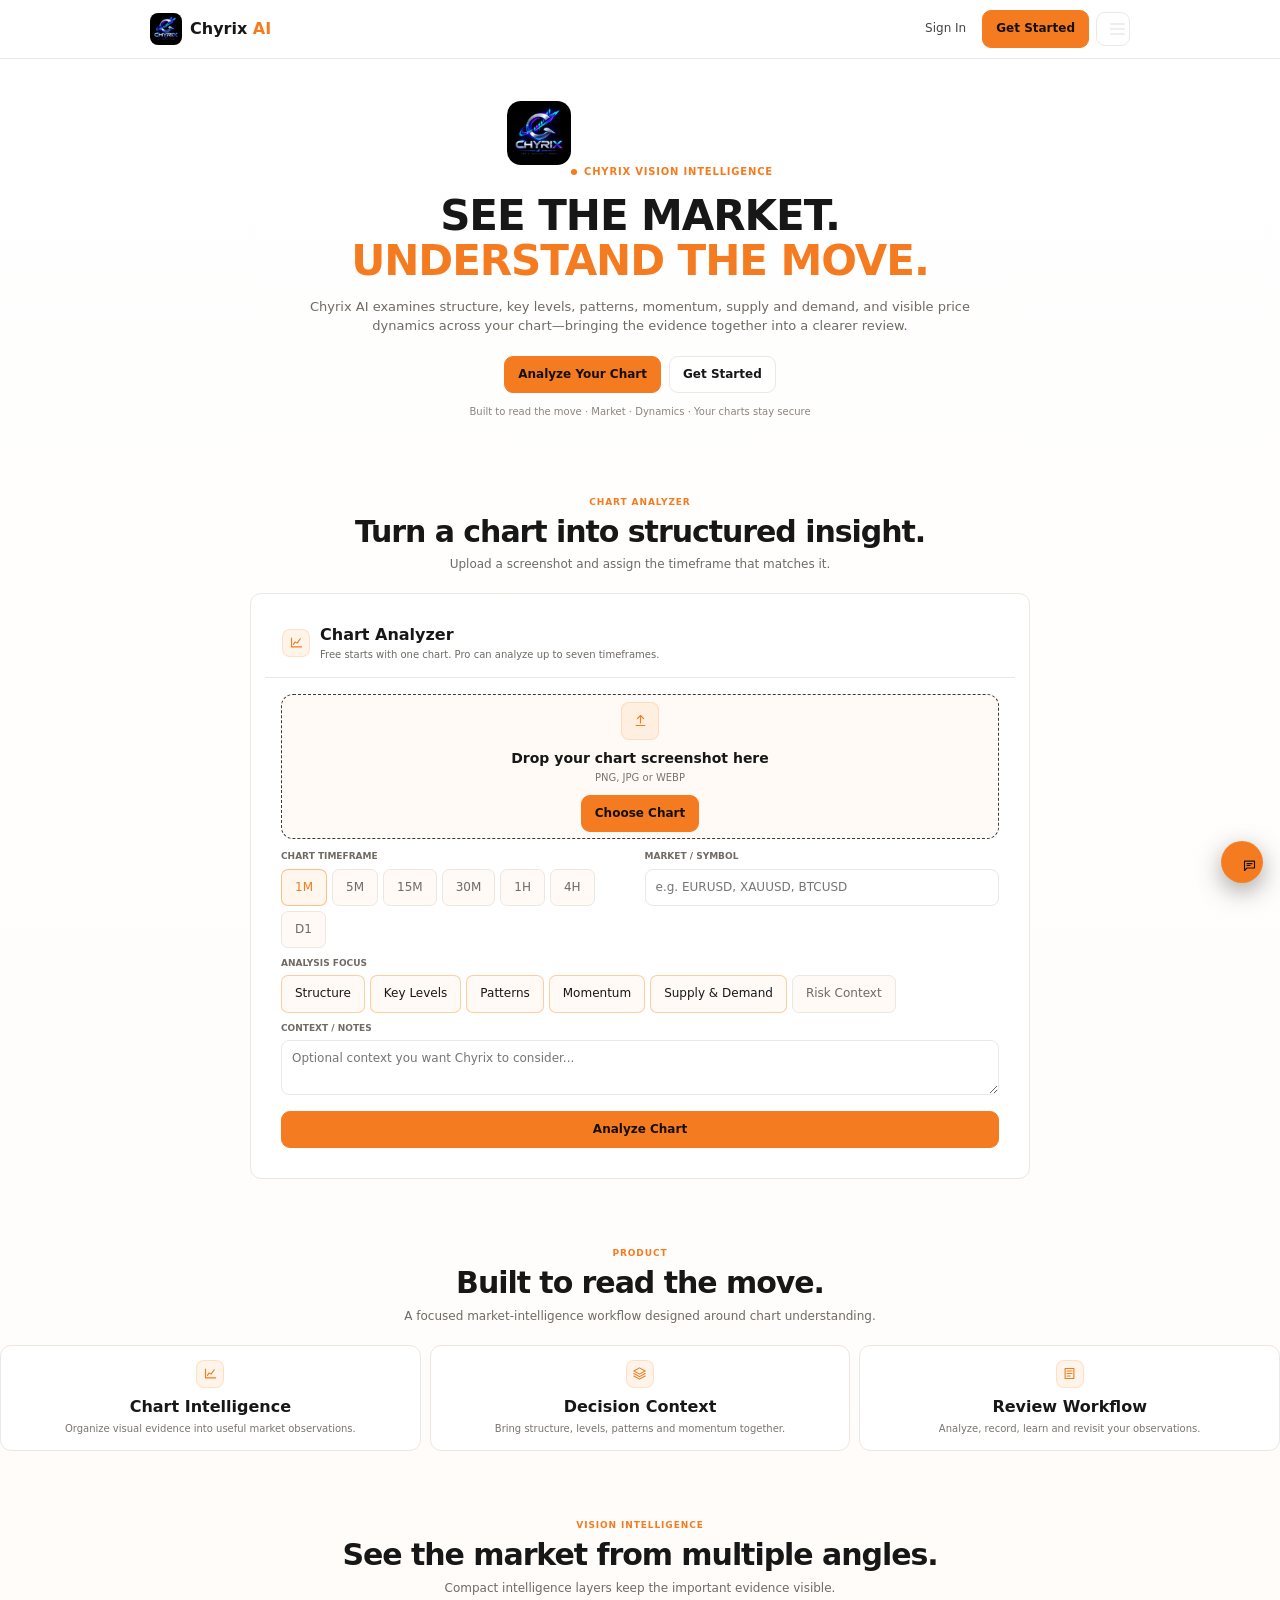
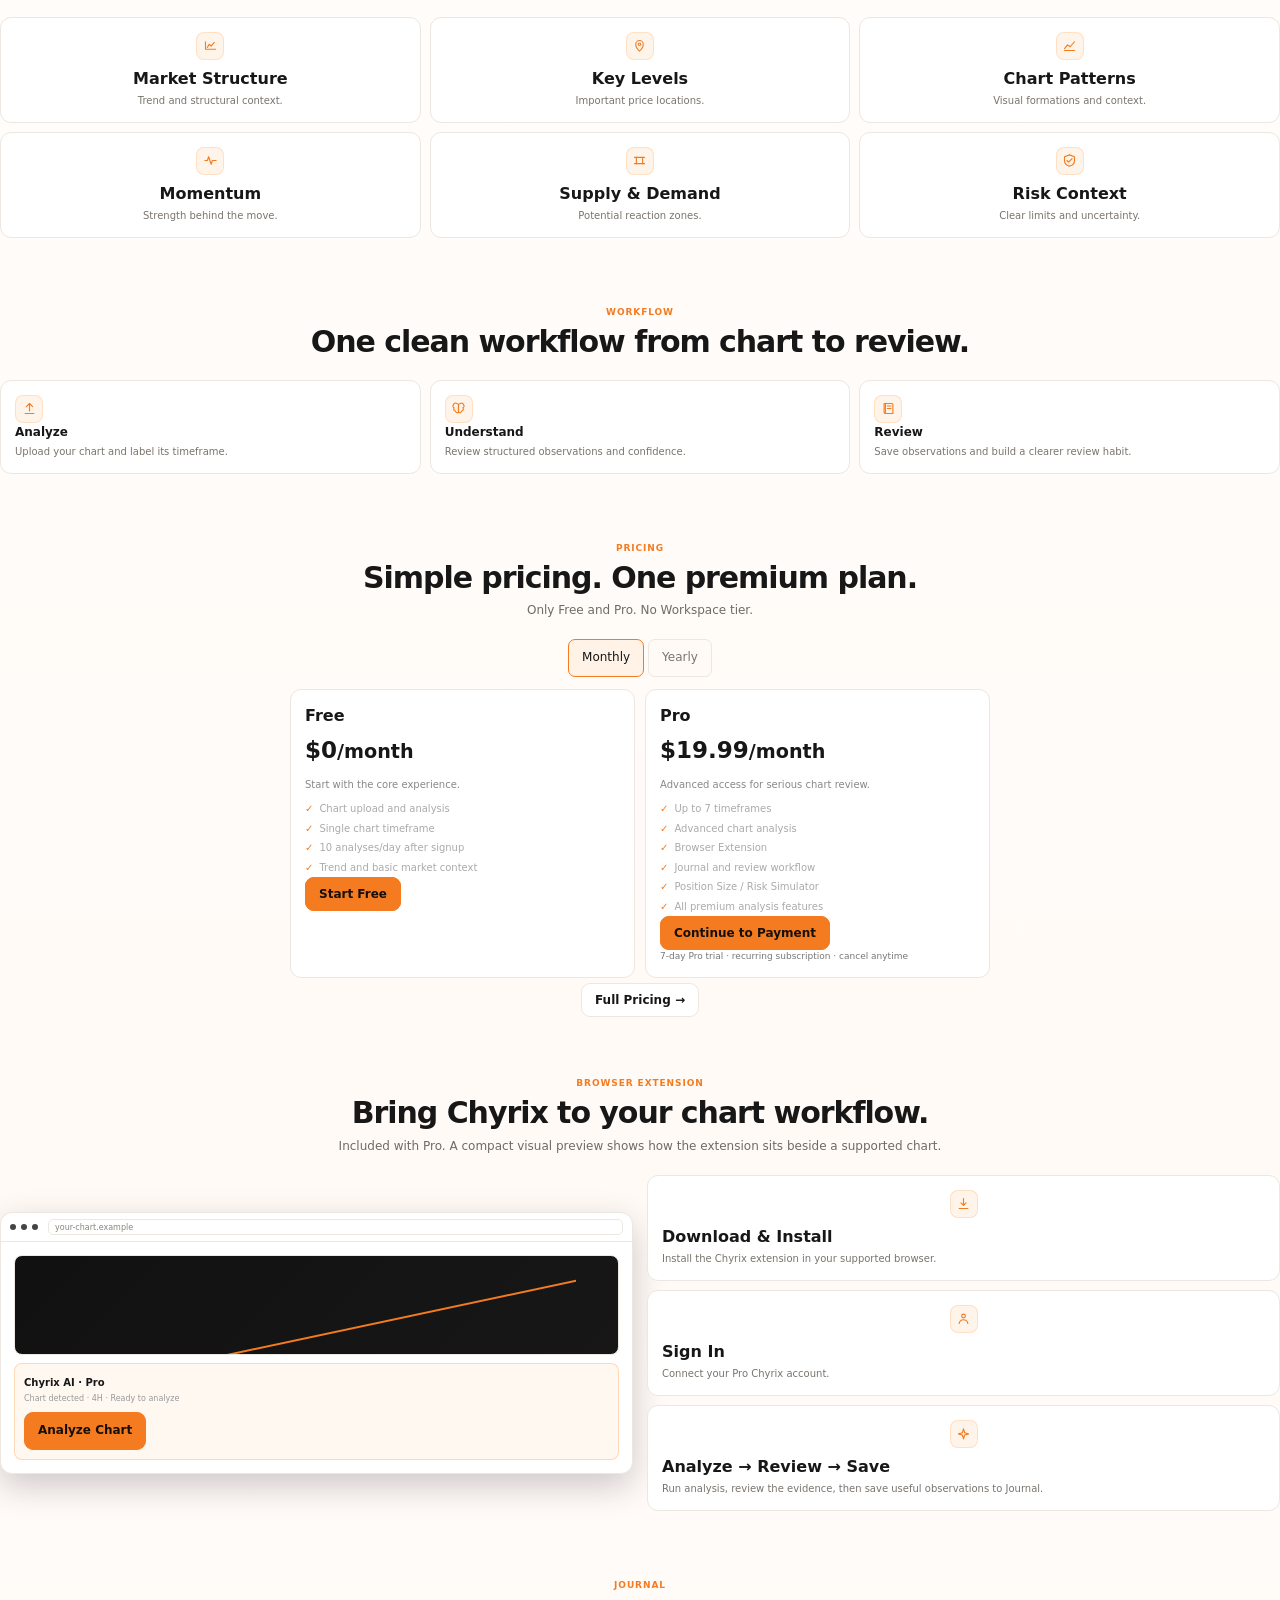
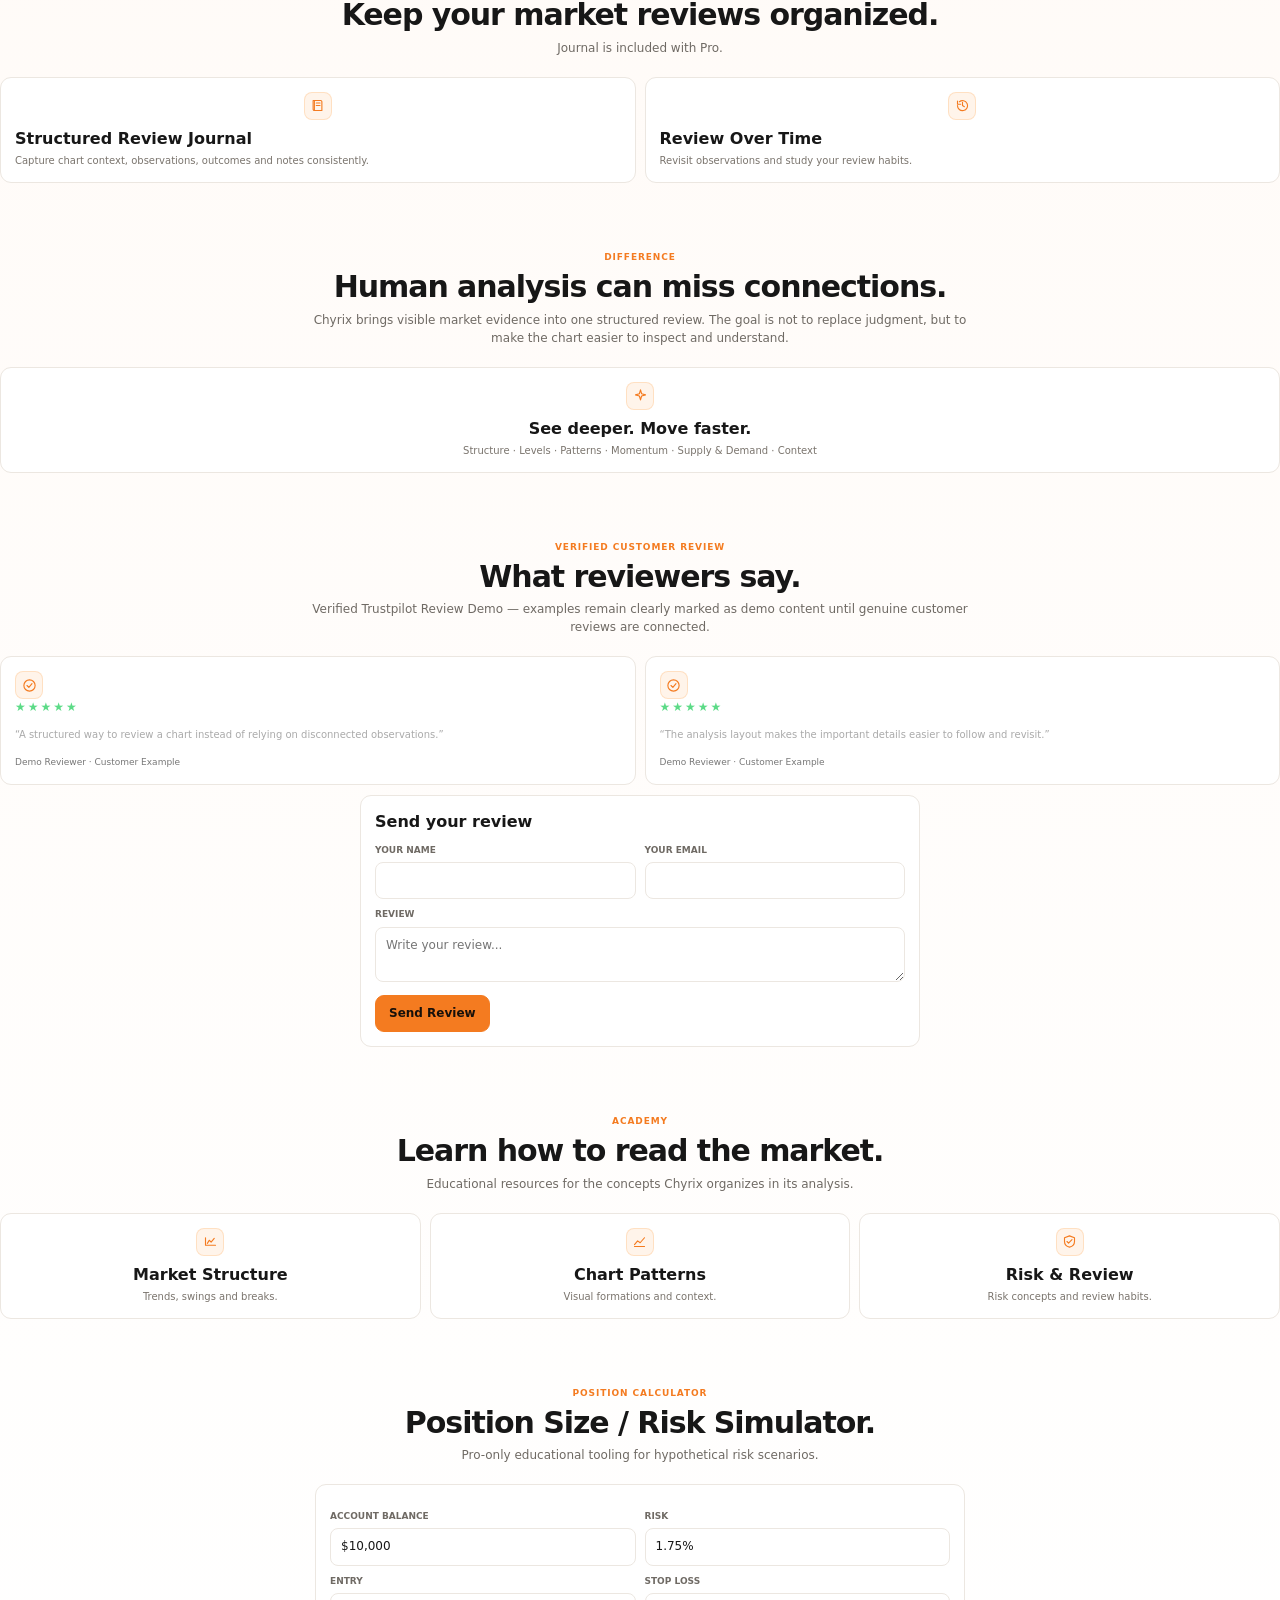
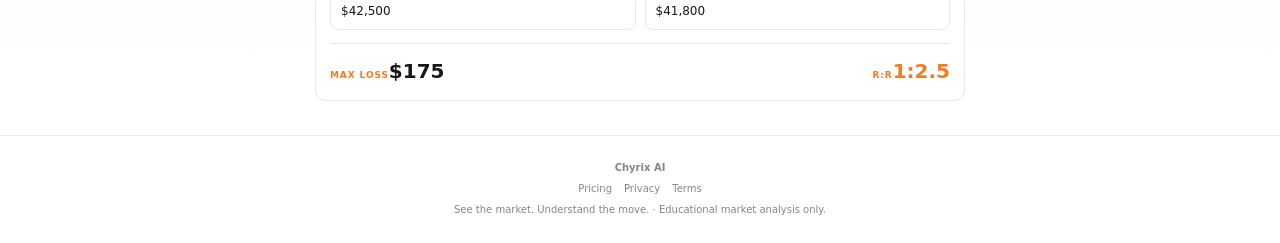
<file: index.html>
<!doctype html><html lang="en"><head><meta charset="utf-8"><meta name="viewport" content="width=device-width,initial-scale=1"><meta name="robots" content="noindex,nofollow,noarchive"><title>Chyrix AI</title><link rel="stylesheet" href="styles.css"></head><body>
<header class="header"><div class="wrap header-inner"><a class="brand" href="index.html"><img src="assets/chyrix-logo.png" alt="Chyrix AI logo"><b>Chyrix <span>AI</span></b></a><div class="header-actions"><a class="top-link" href="signin.html">Sign In</a><a class="btn btn-orange" href="signup.html">Get Started</a><button class="hamb" id="hamb" aria-label="Open menu"><i></i></button></div></div></header>
<aside class="drawer" id="drawer"><div class="drawer-head"><span class="drawer-title">Chyrix AI</span><button class="close" id="close">×</button></div><nav class="nav"><a href="#analyzer"><span class="ico" data-i="chart"></span>Analyzer</a><a href="#product"><span class="ico" data-i="layers"></span>Product</a><a href="#vision"><span class="ico" data-i="brain"></span>Vision Intelligence</a><a href="#workflow"><span class="ico" data-i="flow"></span>Workflow</a><a href="#pricing"><span class="ico" data-i="card"></span>Pricing</a><a href="#extension"><span class="ico" data-i="extension"></span>Extension</a><a href="#journal"><span class="ico" data-i="journal"></span>Journal</a><a href="#difference"><span class="ico" data-i="spark"></span>Difference</a><a href="#reviews"><span class="ico" data-i="star"></span>Verified Customer Review</a><a href="#academy"><span class="ico" data-i="academy"></span>Academy</a><a href="#calculator"><span class="ico" data-i="calc"></span>Position Calculator</a></nav></aside>
<main>
<section class="hero"><img class="hero-logo" src="assets/chyrix-logo.png" alt="Chyrix AI logo"><div class="eyebrow">Chyrix Vision Intelligence</div><h1>SEE THE MARKET.<br><span>UNDERSTAND THE MOVE.</span></h1><p>Chyrix AI examines structure, key levels, patterns, momentum, supply and demand, and visible price dynamics across your chart—bringing the evidence together into a clearer review.</p><div class="actions"><a class="btn btn-orange" href="#analyzer">Analyze Your Chart</a><a class="btn" href="signup.html">Get Started</a></div><div class="meta">Built to read the move · Market · Dynamics · Your charts stay secure</div></section>
<section class="section" id="analyzer"><div class="section-head"><div class="label">Chart Analyzer</div><h2>Turn a chart into structured insight.</h2><p>Upload a screenshot and assign the timeframe that matches it.</p></div><div class="panel analyzer"><div class="an-head"><span class="ico" data-i="chart"></span><div><h3>Chart Analyzer</h3><p>Free starts with one chart. Pro can analyze up to seven timeframes.</p></div></div><div class="an-body"><div class="drop" id="drop"><div><span class="ico" data-i="upload"></span><h4>Drop your chart screenshot here</h4><p>PNG, JPG or WEBP</p><button class="btn btn-orange" id="choose">Choose Chart</button><input class="file" id="file" type="file" accept="image/png,image/jpeg,image/webp"></div></div><div class="row"><div class="field"><label>Chart Timeframe</label><div class="timeframes" id="tfs"><button class="tf active">1M</button><button class="tf">5M</button><button class="tf">15M</button><button class="tf">30M</button><button class="tf">1H</button><button class="tf">4H</button><button class="tf">D1</button></div></div><div class="field"><label>Market / Symbol</label><input placeholder="e.g. EURUSD, XAUUSD, BTCUSD"></div><div class="field full"><label>Analysis Focus</label><div class="focuses"><button class="focus active">Structure</button><button class="focus active">Key Levels</button><button class="focus active">Patterns</button><button class="focus active">Momentum</button><button class="focus active">Supply &amp; Demand</button><button class="focus">Risk Context</button></div></div><div class="field full"><label>Context / Notes</label><textarea placeholder="Optional context you want Chyrix to consider..."></textarea></div></div><button class="btn btn-orange analyze" id="analyze">Analyze Chart</button><div class="result" id="result" style="display:none"><div class="result-top"><div class="verdict"><span class="ico" data-i="pause"></span><div><span class="label">Chart Verdict</span><div class="decision decision-wait">WAIT</div><div style="font-size:9px;color:var(--muted);margin-top:4px">No qualified setup yet on this chart.</div></div></div><div class="scorebox"><span>Decision Quality</span><strong>85/100</strong><div class="bar"><i></i></div><div class="score-note">Confidence in the chart read</div></div></div><div class="insight-grid"><div class="mini"><span class="ico" data-i="target"></span><h4>Biggest Gap</h4><p>Wait for stronger confirmation before acting.</p></div><div class="mini"><span class="ico" data-i="eye"></span><h4>Worth a Second Look</h4><p>Check the visible higher-timeframe context.</p></div><div class="mini"><span class="ico" data-i="alert"></span><h4>What Changes the Read</h4><p>A confirmed structural shift could change the thesis.</p></div></div><div class="result-demo-note">Decision states are evidence-based: <b style="color:var(--green)">BUY</b>, <b style="color:var(--green)">SELL</b>, <b style="color:var(--wait)">WAIT</b>, or <b style="color:var(--red)">WEAK SETUP</b> when the visible chart evidence is insufficient.</div></div></div></div></div></section>
<section class="section" id="product"><div class="section-head"><div class="label">Product</div><h2>Built to read the move.</h2><p>A focused market-intelligence workflow designed around chart understanding.</p></div><div class="cards"><div class="panel feature"><span class="ico" data-i="chart"></span><h3>Chart Intelligence</h3><p>Organize visual evidence into useful market observations.</p></div><div class="panel feature"><span class="ico" data-i="layers"></span><h3>Decision Context</h3><p>Bring structure, levels, patterns and momentum together.</p></div><div class="panel feature"><span class="ico" data-i="review"></span><h3>Review Workflow</h3><p>Analyze, record, learn and revisit your observations.</p></div></div></section>
<section class="section" id="vision"><div class="section-head"><div class="label">Vision Intelligence</div><h2>See the market from multiple angles.</h2><p>Compact intelligence layers keep the important evidence visible.</p></div><div class="cards"><div class="panel feature"><span class="ico" data-i="structure"></span><h3>Market Structure</h3><p>Trend and structural context.</p></div><div class="panel feature"><span class="ico" data-i="pin"></span><h3>Key Levels</h3><p>Important price locations.</p></div><div class="panel feature"><span class="ico" data-i="pattern"></span><h3>Chart Patterns</h3><p>Visual formations and context.</p></div><div class="panel feature"><span class="ico" data-i="pulse"></span><h3>Momentum</h3><p>Strength behind the move.</p></div><div class="panel feature"><span class="ico" data-i="zone"></span><h3>Supply &amp; Demand</h3><p>Potential reaction zones.</p></div><div class="panel feature"><span class="ico" data-i="shield"></span><h3>Risk Context</h3><p>Clear limits and uncertainty.</p></div></div></section>
<section class="section" id="workflow"><div class="section-head"><div class="label">Workflow</div><h2>One clean workflow from chart to review.</h2></div><div class="workflow"><div class="panel step"><span class="ico" data-i="upload"></span><strong>Analyze</strong><p>Upload your chart and label its timeframe.</p></div><div class="panel step"><span class="ico" data-i="brain"></span><strong>Understand</strong><p>Review structured observations and confidence.</p></div><div class="panel step"><span class="ico" data-i="journal"></span><strong>Review</strong><p>Save observations and build a clearer review habit.</p></div></div></section>
<section class="section" id="pricing"><div class="section-head"><div class="label">Pricing</div><h2>Simple pricing. One premium plan.</h2><p>Only Free and Pro. No Workspace tier.</p></div><div class="billing"><button class="active" id="monthly">Monthly</button><button id="yearly">Yearly</button></div><div class="pricing"><div class="panel price"><h3>Free</h3><div class="amount">$0<small>/month</small></div><p>Start with the core experience.</p><ul><li>Chart upload and analysis</li><li>Single chart timeframe</li><li>10 analyses/day after signup</li><li>Trend and basic market context</li></ul><a class="btn btn-orange" href="signup.html">Start Free</a></div><div class="panel price"><h3>Pro</h3><div class="amount" id="proPrice">$19.99<small>/month</small></div><p id="proDesc">Advanced access for serious chart review.</p><ul><li>Up to 7 timeframes</li><li>Advanced chart analysis</li><li>Browser Extension</li><li>Journal and review workflow</li><li>Position Size / Risk Simulator</li><li>All premium analysis features</li></ul><a class="btn btn-orange" href="payment.html">Continue to Payment</a><div style="font-size:9px;color:#777;margin-top:7px">7-day Pro trial · recurring subscription · cancel anytime</div></div></div><div style="text-align:center;margin-top:13px"><a class="btn" href="pricing.html">Full Pricing →</a></div></section>
<section class="section" id="extension"><div class="section-head"><div class="label">Browser Extension</div><h2>Bring Chyrix to your chart workflow.</h2><p>Included with Pro. A compact visual preview shows how the extension sits beside a supported chart.</p></div><div class="extension"><div class="browser"><div class="browser-top"><span class="dot"></span><span class="dot"></span><span class="dot"></span><div class="address">your-chart.example</div></div><div class="browser-body"><div class="chart-mini"></div><div class="extension-card"><strong>Chyrix AI · Pro</strong><p>Chart detected · 4H · Ready to analyze</p><button class="btn btn-orange">Analyze Chart</button></div></div></div><div><div class="cards" style="grid-template-columns:1fr"><div class="panel feature" style="text-align:left"><span class="ico" data-i="download"></span><h3>Download &amp; Install</h3><p>Install the Chyrix extension in your supported browser.</p></div><div class="panel feature" style="text-align:left"><span class="ico" data-i="user"></span><h3>Sign In</h3><p>Connect your Pro Chyrix account.</p></div><div class="panel feature" style="text-align:left"><span class="ico" data-i="spark"></span><h3>Analyze → Review → Save</h3><p>Run analysis, review the evidence, then save useful observations to Journal.</p></div></div></div></div></section>
<section class="section" id="journal"><div class="section-head"><div class="label">Journal</div><h2>Keep your market reviews organized.</h2><p>Journal is included with Pro.</p></div><div class="journal"><div class="panel feature"><span class="ico" data-i="journal"></span><h3>Structured Review Journal</h3><p>Capture chart context, observations, outcomes and notes consistently.</p></div><div class="panel feature"><span class="ico" data-i="history"></span><h3>Review Over Time</h3><p>Revisit observations and study your review habits.</p></div></div></section>
<section class="section" id="difference"><div class="section-head"><div class="label">Difference</div><h2>Human analysis can miss connections.</h2><p>Chyrix brings visible market evidence into one structured review. The goal is not to replace judgment, but to make the chart easier to inspect and understand.</p></div><div class="panel feature"><span class="ico" data-i="spark"></span><h3>See deeper. Move faster.</h3><p>Structure · Levels · Patterns · Momentum · Supply &amp; Demand · Context</p></div></section>
<section class="section" id="reviews"><div class="section-head"><div class="label">Verified Customer Review</div><h2>What reviewers say.</h2><p>Verified Trustpilot Review Demo — examples remain clearly marked as demo content until genuine customer reviews are connected.</p></div><div class="review-grid"><div class="panel review"><span class="ico" data-i="check"></span><div class="stars">★★★★★</div><p>“A structured way to review a chart instead of relying on disconnected observations.”</p><small>Demo Reviewer · Customer Example</small></div><div class="panel review"><span class="ico" data-i="check"></span><div class="stars">★★★★★</div><p>“The analysis layout makes the important details easier to follow and revisit.”</p><small>Demo Reviewer · Customer Example</small></div></div><div class="panel" style="max-width:560px;margin:10px auto 0;padding:14px"><h3 style="font-size:13px;margin:0 0 7px">Send your review</h3><div class="row"><div class="field"><label>Your name</label><input id="reviewName"></div><div class="field"><label>Your email</label><input id="reviewEmail" type="email"></div><div class="field full"><label>Review</label><textarea id="reviewText" placeholder="Write your review..."></textarea></div></div><button class="btn btn-orange" id="sendReview" style="margin-top:8px">Send Review</button></div></section>
<section class="section" id="academy"><div class="section-head"><div class="label">Academy</div><h2>Learn how to read the market.</h2><p>Educational resources for the concepts Chyrix organizes in its analysis.</p></div><div class="cards"><div class="panel feature"><span class="ico" data-i="structure"></span><h3>Market Structure</h3><p>Trends, swings and breaks.</p></div><div class="panel feature"><span class="ico" data-i="pattern"></span><h3>Chart Patterns</h3><p>Visual formations and context.</p></div><div class="panel feature"><span class="ico" data-i="shield"></span><h3>Risk &amp; Review</h3><p>Risk concepts and review habits.</p></div></div></section>
<section class="section" id="calculator"><div class="section-head"><div class="label">Position Calculator</div><h2>Position Size / Risk Simulator.</h2><p>Pro-only educational tooling for hypothetical risk scenarios.</p></div><div class="panel" style="max-width:650px;margin:auto;padding:15px"><div class="row"><div class="field"><label>Account Balance</label><input value="$10,000"></div><div class="field"><label>Risk</label><input value="1.75%"></div><div class="field"><label>Entry</label><input value="$42,500"></div><div class="field"><label>Stop Loss</label><input value="$41,800"></div></div><div class="result" style="display:block"><div class="result-top"><div><span class="label">Max Loss</span><strong style="font-size:20px">$175</strong></div><div><span class="label">R:R</span><strong style="font-size:20px;color:var(--orange)">1:2.5</strong></div></div></div></div></section>
</main><footer class="footer"><div class="wrap" style="text-align:center"><strong>Chyrix AI</strong><div class="legal"><a href="pricing.html">Pricing</a><a href="#">Privacy</a><a href="#">Terms</a></div><div style="margin-top:7px">See the market. Understand the move. · Educational market analysis only.</div></div></footer>
<div class="support"><div class="support-panel" id="supportPanel"><h3>How can we help?</h3><div class="support-search"><input id="supportInput" placeholder="What are you looking for?"><button class="btn btn-orange" id="supportSearch">Search</button></div><div class="help-tags"><button data-help="account">Account</button><button data-help="analysis">Analysis</button><button data-help="pricing">Pricing</button><button data-help="extension">Extension</button></div><div class="support-answer" id="supportAnswer">Search for an answer or choose a topic.</div></div><button class="support-btn" id="supportBtn" aria-label="Support"><span class="ico" data-i="chat" style="background:transparent;border:0;color:#17100a"></span></button></div>
<div class="toast" id="toast"></div>
<script>
const icons={chart:'<svg viewBox="0 0 24 24"><path d="M4 19V5M4 19h16"/><path d="m7 15 3-4 3 2 5-7"/></svg>',layers:'<svg viewBox="0 0 24 24"><path d="m12 3 9 5-9 5-9-5 9-5Z"/><path d="m3 12 9 5 9-5M3 16l9 5 9-5"/></svg>',brain:'<svg viewBox="0 0 24 24"><path d="M9 4a3 3 0 0 0-5 2 3 3 0 0 0 1 5 3 3 0 0 0 2 5 3 3 0 0 0 5 2V6a3 3 0 0 0-3-2Z"/><path d="M15 4a3 3 0 0 1 5 2 3 3 0 0 1-1 5 3 3 0 0 1-2 5 3 3 0 0 1-5 2V6a3 3 0 0 1 3-2Z"/></svg>',flow:'<svg viewBox="0 0 24 24"><circle cx="6" cy="6" r="2"/><circle cx="18" cy="6" r="2"/><circle cx="12" cy="18" r="2"/><path d="M8 6h8M7 8l4 8m6-8-4 8"/></svg>',card:'<svg viewBox="0 0 24 24"><rect x="3" y="5" width="18" height="14" rx="2"/><path d="M3 10h18M7 15h4"/></svg>',extension:'<svg viewBox="0 0 24 24"><path d="M8 3h8v4h4v14H4V7h4V3Z"/><path d="M8 3v4h8V3"/></svg>',journal:'<svg viewBox="0 0 24 24"><path d="M5 4h12a2 2 0 0 1 2 2v14H7a2 2 0 0 1-2-2V4Z"/><path d="M7 4v16M10 8h6M10 12h6"/></svg>',spark:'<svg viewBox="0 0 24 24"><path d="m12 3 1.8 6.2L20 11l-6.2 1.8L12 19l-1.8-6.2L4 11l6.2-1.8L12 3Z"/></svg>',star:'<svg viewBox="0 0 24 24"><path d="m12 3 2.8 5.7 6.2.9-4.5 4.4 1.1 6.2-5.6-3-5.6 3 1.1-6.2L3 9.6l6.2-.9L12 3Z"/></svg>',academy:'<svg viewBox="0 0 24 24"><path d="m3 9 9-5 9 5-9 5-9-5Z"/><path d="M7 12v5c3 2 7 2 10 0v-5M21 9v7"/></svg>',calc:'<svg viewBox="0 0 24 24"><rect x="5" y="3" width="14" height="18" rx="2"/><path d="M8 7h8M8 11h2m4 0h2M8 15h2m4 0h2M8 18h2m4 0h2"/></svg>',upload:'<svg viewBox="0 0 24 24"><path d="M12 16V4M7 9l5-5 5 5M5 20h14"/></svg>',pause:'<svg viewBox="0 0 24 24"><path d="M8 5v14M16 5v14"/></svg>',target:'<svg viewBox="0 0 24 24"><circle cx="12" cy="12" r="8"/><circle cx="12" cy="12" r="4"/><circle cx="12" cy="12" r="1"/></svg>',eye:'<svg viewBox="0 0 24 24"><path d="M2 12s3.5-6 10-6 10 6 10 6-3.5 6-10 6S2 12 2 12Z"/><circle cx="12" cy="12" r="2.5"/></svg>',alert:'<svg viewBox="0 0 24 24"><path d="m12 3 9 17H3L12 3Z"/><path d="M12 9v5m0 3h.01"/></svg>',structure:'<svg viewBox="0 0 24 24"><path d="M4 18V6M4 18h16"/><path d="m7 15 3-5 3 3 5-6"/></svg>',pin:'<svg viewBox="0 0 24 24"><path d="M12 21s6-5.1 6-11a6 6 0 1 0-12 0c0 5.9 6 11 6 11Z"/><circle cx="12" cy="10" r="2"/></svg>',pattern:'<svg viewBox="0 0 24 24"><path d="m4 17 5-6 4 3 7-8"/><path d="M4 20h16"/></svg>',pulse:'<svg viewBox="0 0 24 24"><path d="M3 12h4l2-6 4 12 2-6h6"/></svg>',zone:'<svg viewBox="0 0 24 24"><path d="M4 7h16M4 17h16"/><path d="M7 7v10M17 7v10"/></svg>',shield:'<svg viewBox="0 0 24 24"><path d="M12 3 20 6v6c0 5-3.5 8-8 9-4.5-1-8-4-8-9V6l8-3Z"/><path d="m8 12 2.5 2.5L16 9"/></svg>',review:'<svg viewBox="0 0 24 24"><path d="M5 4h14v16H5z"/><path d="M8 8h8M8 12h8M8 16h5"/></svg>',download:'<svg viewBox="0 0 24 24"><path d="M12 4v11m-4-4 4 4 4-4M5 20h14"/></svg>',user:'<svg viewBox="0 0 24 24"><circle cx="12" cy="8" r="3"/><path d="M5 20c1-4 4-6 7-6s6 2 7 6"/></svg>',history:'<svg viewBox="0 0 24 24"><path d="M4 12a8 8 0 1 0 3-6"/><path d="M4 5v5h5M12 7v5l3 2"/></svg>',check:'<svg viewBox="0 0 24 24"><circle cx="12" cy="12" r="9"/><path d="m8 12 3 3 5-6"/></svg>',chat:'<svg viewBox="0 0 24 24"><path d="M4 5h16v11H8l-4 4V5Z"/><path d="M8 9h8M8 12h5"/></svg>'};document.querySelectorAll('[data-i]').forEach(e=>e.innerHTML=icons[e.dataset.i]||icons.spark);
const drawer=document.getElementById('drawer');document.getElementById('hamb').onclick=()=>drawer.classList.add('open');document.getElementById('close').onclick=()=>drawer.classList.remove('open');document.querySelectorAll('.nav a').forEach(a=>a.onclick=()=>drawer.classList.remove('open'));
const toast=m=>{const t=document.getElementById('toast');t.textContent=m;t.classList.add('show');setTimeout(()=>t.classList.remove('show'),2200)};
const file=document.getElementById('file');document.getElementById('choose').onclick=e=>{e.stopPropagation();file.click()};document.getElementById('drop').onclick=()=>file.click();file.onchange=()=>{if(file.files[0])toast('Chart selected. Choose its timeframe, then analyze.');};document.querySelectorAll('.tf').forEach(b=>b.onclick=()=>{document.querySelectorAll('.tf').forEach(x=>x.classList.remove('active'));b.classList.add('active')});document.querySelectorAll('.focus').forEach(b=>b.onclick=()=>b.classList.toggle('active'));document.getElementById('analyze').onclick=()=>{if(!file.files.length){toast('Choose a chart first.');return}document.getElementById('result').style.display='block';toast('Analysis preview ready.');};
document.getElementById('yearly').onclick=()=>{document.getElementById('monthly').classList.remove('active');document.getElementById('yearly').classList.add('active');document.getElementById('proPrice').innerHTML='$239.88<small>/year</small>';document.getElementById('proDesc').textContent='Billed yearly · equivalent to $19.99/month.'};document.getElementById('monthly').onclick=()=>{document.getElementById('yearly').classList.remove('active');document.getElementById('monthly').classList.add('active');document.getElementById('proPrice').innerHTML='$19.99<small>/month</small>';document.getElementById('proDesc').textContent='Advanced access for serious chart review.'};
const sp=document.getElementById('supportPanel');document.getElementById('supportBtn').onclick=()=>sp.classList.toggle('open');const answers={account:'Account help: use Get Started to create an account, then complete email verification before signing in.',analysis:'Analysis help: upload a clear chart and select the timeframe that matches the screenshot.',pricing:'Pricing help: Chyrix has Free and Pro only. Pro is $19.99/month or $239.88/year.',extension:'Extension help: the Browser Extension is included with Pro.'};document.querySelectorAll('[data-help]').forEach(b=>b.onclick=()=>document.getElementById('supportAnswer').textContent=answers[b.dataset.help]);document.getElementById('supportSearch').onclick=()=>{const q=document.getElementById('supportInput').value.toLowerCase();const k=Object.keys(answers).find(x=>q.includes(x));document.getElementById('supportAnswer').textContent=k?answers[k]:'Try searching for account, analysis, pricing, or extension.'};
document.getElementById('sendReview').onclick=()=>{const n=document.getElementById('reviewName').value.trim(),e=document.getElementById('reviewEmail').value.trim(),r=document.getElementById('reviewText').value.trim();if(!n||!e||!r){toast('Complete the review fields first.');return}window.location.href='mailto:reviews@chyrix.top?subject=Chyrix%20AI%20Review&body='+encodeURIComponent('Name: '+n+'\nEmail: '+e+'\n\nReview:\n'+r)};
</script></body></html>
</file>
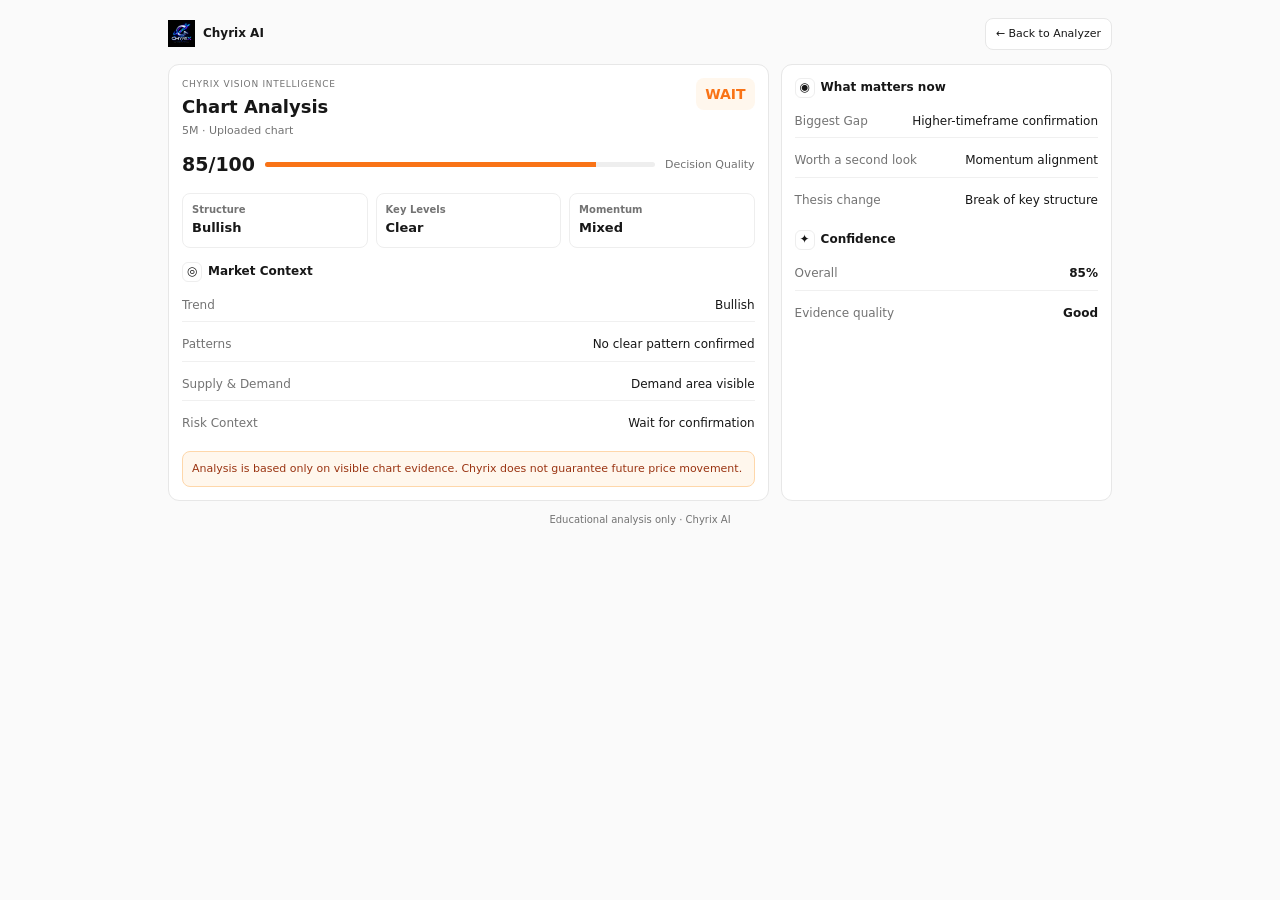
<file: analysis.html>
<!doctype html>
<html lang="en">
<head>
<meta charset="utf-8">
<meta name="viewport" content="width=device-width,initial-scale=1">
<meta name="robots" content="noindex,nofollow,noarchive">
<title>Chyrix AI — Analysis</title>
<style>
:root{--orange:#f97316;--ink:#171717;--muted:#737373;--line:#e7e7e7;--bg:#fafafa;--green:#16a34a;--red:#dc2626}
*{box-sizing:border-box}body{margin:0;background:var(--bg);color:var(--ink);font-family:Inter,system-ui,-apple-system,Segoe UI,sans-serif;font-size:12px;line-height:1.45}
.page{max-width:980px;margin:auto;padding:18px}.top{display:flex;align-items:center;justify-content:space-between;margin-bottom:14px}
.brand{display:flex;align-items:center;gap:8px;font-weight:700}.brand img{width:27px;height:27px;object-fit:contain}
.back{border:1px solid var(--line);background:#fff;border-radius:8px;padding:7px 10px;text-decoration:none;color:var(--ink);font-size:11px}
.grid{display:grid;grid-template-columns:1.45fr .8fr;gap:12px}.card{background:#fff;border:1px solid var(--line);border-radius:11px;padding:13px}
.head{display:flex;justify-content:space-between;gap:12px;align-items:flex-start}.eyebrow{font-size:9px;color:var(--muted);text-transform:uppercase;letter-spacing:.08em}
.title{font-size:18px;font-weight:750;margin:3px 0}.sub{color:var(--muted);font-size:11px}
.decision{font-size:14px;font-weight:800;padding:6px 9px;border-radius:8px;background:#fff7ed;color:var(--orange);white-space:nowrap}
.decision.buy,.decision.sell{background:#ecfdf3;color:var(--green)}.decision.weak{background:#fef2f2;color:var(--red)}
.score{display:flex;align-items:center;gap:10px;margin-top:12px}.score strong{font-size:19px}.bar{height:5px;background:#eee;border-radius:99px;flex:1;overflow:hidden}.bar i{display:block;height:100%;width:85%;background:var(--orange)}
.section-title{font-size:12px;font-weight:750;margin-bottom:8px;display:flex;align-items:center;gap:6px}.icon{width:20px;height:20px;border:1px solid #eee;border-radius:6px;display:grid;place-items:center}
.metrics{display:grid;grid-template-columns:repeat(3,1fr);gap:8px}.metric{border:1px solid #eee;border-radius:8px;padding:9px}.metric b{display:block;font-size:10px;color:var(--muted);margin-bottom:2px}.metric strong{font-size:13px}
.rows{display:grid;gap:7px}.row{display:flex;justify-content:space-between;gap:12px;padding:7px 0;border-bottom:1px solid #f0f0f0}.row:last-child{border-bottom:0}.label{color:var(--muted)}
.notice{padding:9px;border-radius:8px;background:#fff7ed;border:1px solid #fed7aa;color:#9a3412;font-size:11px}.footer{margin-top:12px;text-align:center;color:var(--muted);font-size:10px}
@media(max-width:720px){.grid{grid-template-columns:1fr}.metrics{grid-template-columns:repeat(2,1fr)}}
</style>
</head>
<body>
<main class="page">
<header class="top">
<div class="brand"><img src="assets/chyrix-logo.png" alt="Chyrix"><span>Chyrix AI</span></div>
<a class="back" href="index.html">← Back to Analyzer</a>
</header>
<section class="grid">
<div class="card">
<div class="head"><div><div class="eyebrow">Chyrix Vision Intelligence</div><div class="title">Chart Analysis</div><div class="sub" id="meta">5M · Uploaded chart</div></div><div id="decision" class="decision">WAIT</div></div>
<div class="score"><strong id="score">85/100</strong><div class="bar"><i id="scorebar"></i></div><span class="sub">Decision Quality</span></div>
<div style="margin-top:14px" class="metrics">
<div class="metric"><b>Structure</b><strong>Bullish</strong></div><div class="metric"><b>Key Levels</b><strong>Clear</strong></div><div class="metric"><b>Momentum</b><strong>Mixed</strong></div>
</div>
<div style="margin-top:14px"><div class="section-title"><span class="icon">◎</span>Market Context</div>
<div class="rows"><div class="row"><span class="label">Trend</span><span>Bullish</span></div><div class="row"><span class="label">Patterns</span><span>No clear pattern confirmed</span></div><div class="row"><span class="label">Supply & Demand</span><span>Demand area visible</span></div><div class="row"><span class="label">Risk Context</span><span>Wait for confirmation</span></div></div></div>
<div style="margin-top:12px" class="notice">Analysis is based only on visible chart evidence. Chyrix does not guarantee future price movement.</div>
</div>
<aside class="card"><div class="section-title"><span class="icon">◉</span>What matters now</div>
<div class="rows"><div class="row"><span class="label">Biggest Gap</span><span>Higher-timeframe confirmation</span></div><div class="row"><span class="label">Worth a second look</span><span>Momentum alignment</span></div><div class="row"><span class="label">Thesis change</span><span>Break of key structure</span></div></div>
<div style="margin-top:14px"><div class="section-title"><span class="icon">✦</span>Confidence</div><div class="rows"><div class="row"><span class="label">Overall</span><strong id="overall">85%</strong></div><div class="row"><span class="label">Evidence quality</span><strong>Good</strong></div></div></div>
</aside>
</section>
<div class="footer">Educational analysis only · Chyrix AI</div>
</main>
<script>
const p=new URLSearchParams(location.search), decision=(p.get('decision')||'WAIT').toUpperCase(), score=Math.max(0,Math.min(100,Number(p.get('score')||85))), timeframe=p.get('timeframe')||'5M';
const d=document.getElementById('decision'); d.textContent=decision==='BAD'?'WEAK SETUP':decision; d.className='decision '+(decision==='BUY'||decision==='SELL'?'buy':decision==='BAD'?'weak':'');
document.getElementById('score').textContent=score+'/100'; document.getElementById('scorebar').style.width=score+'%'; document.getElementById('meta').textContent=timeframe+' · Uploaded chart'; document.getElementById('overall').textContent=score+'%';
</script>
</body>
</html>
</file>
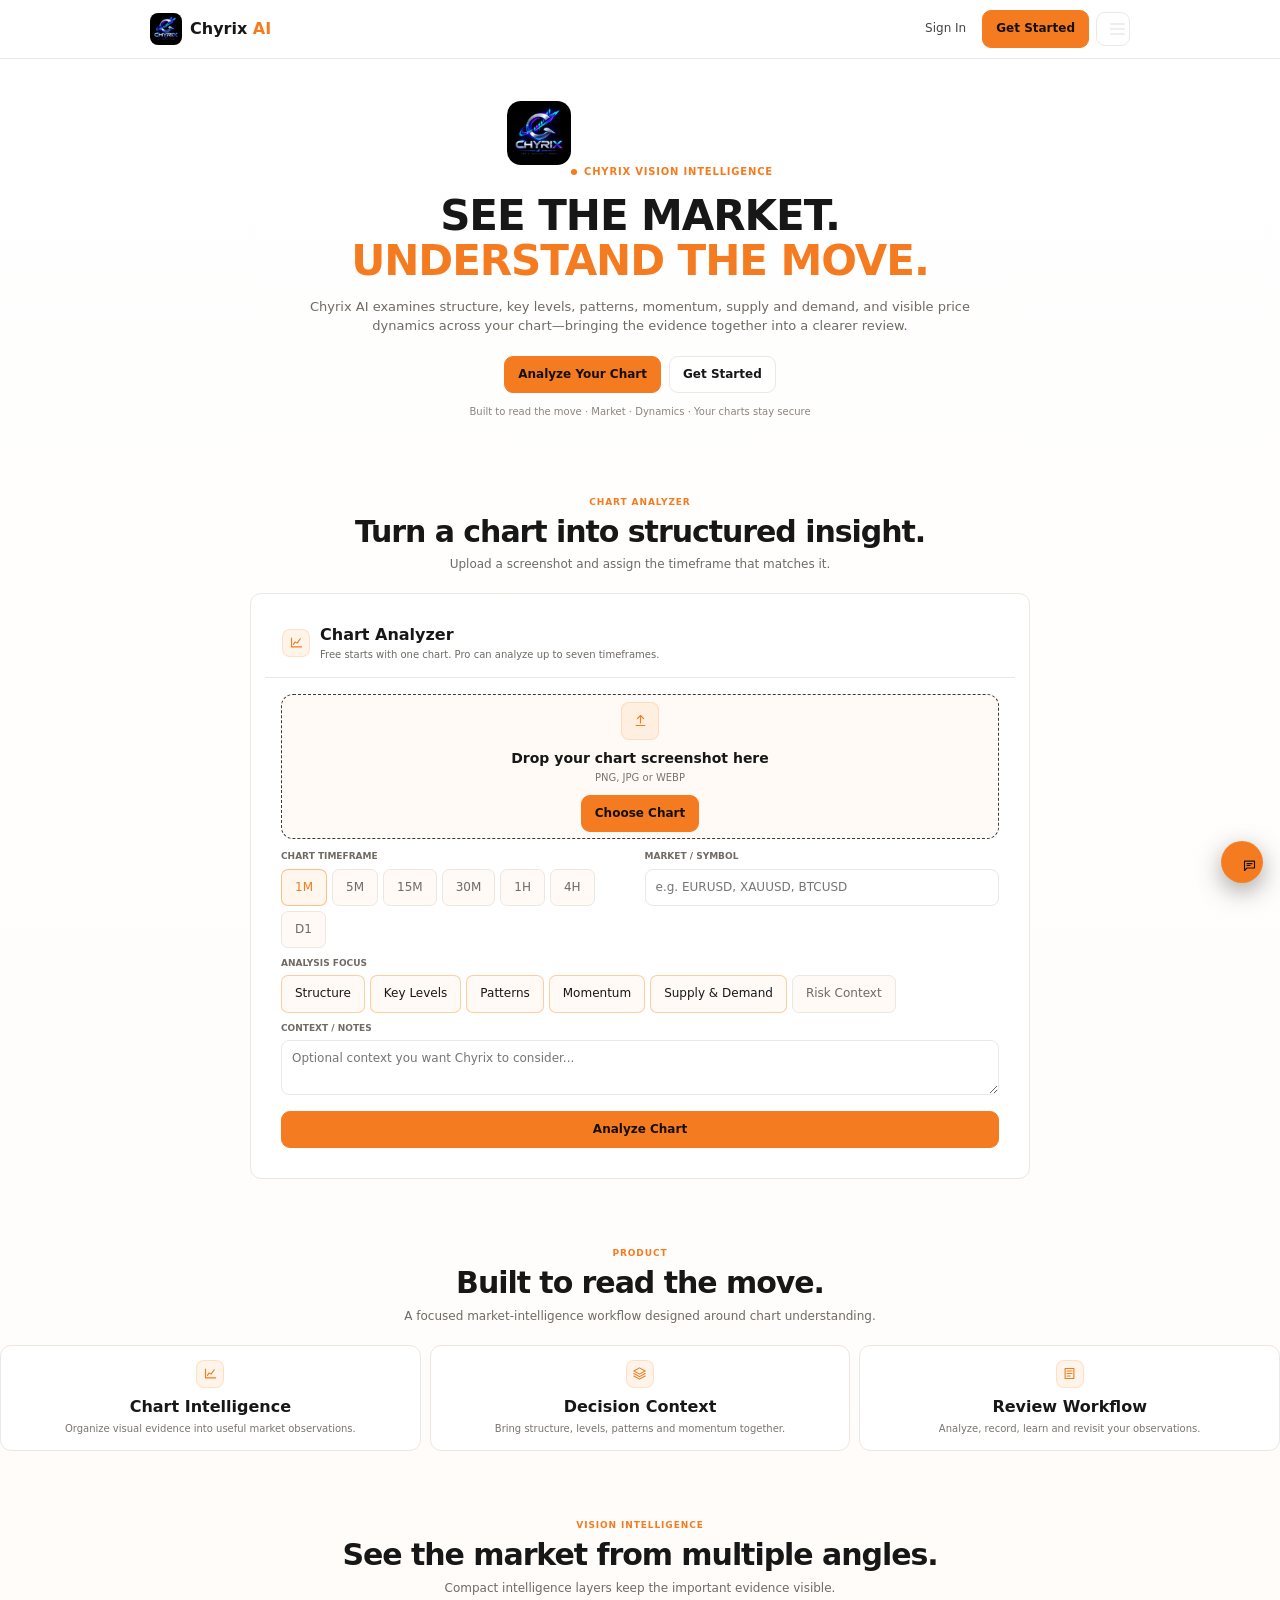
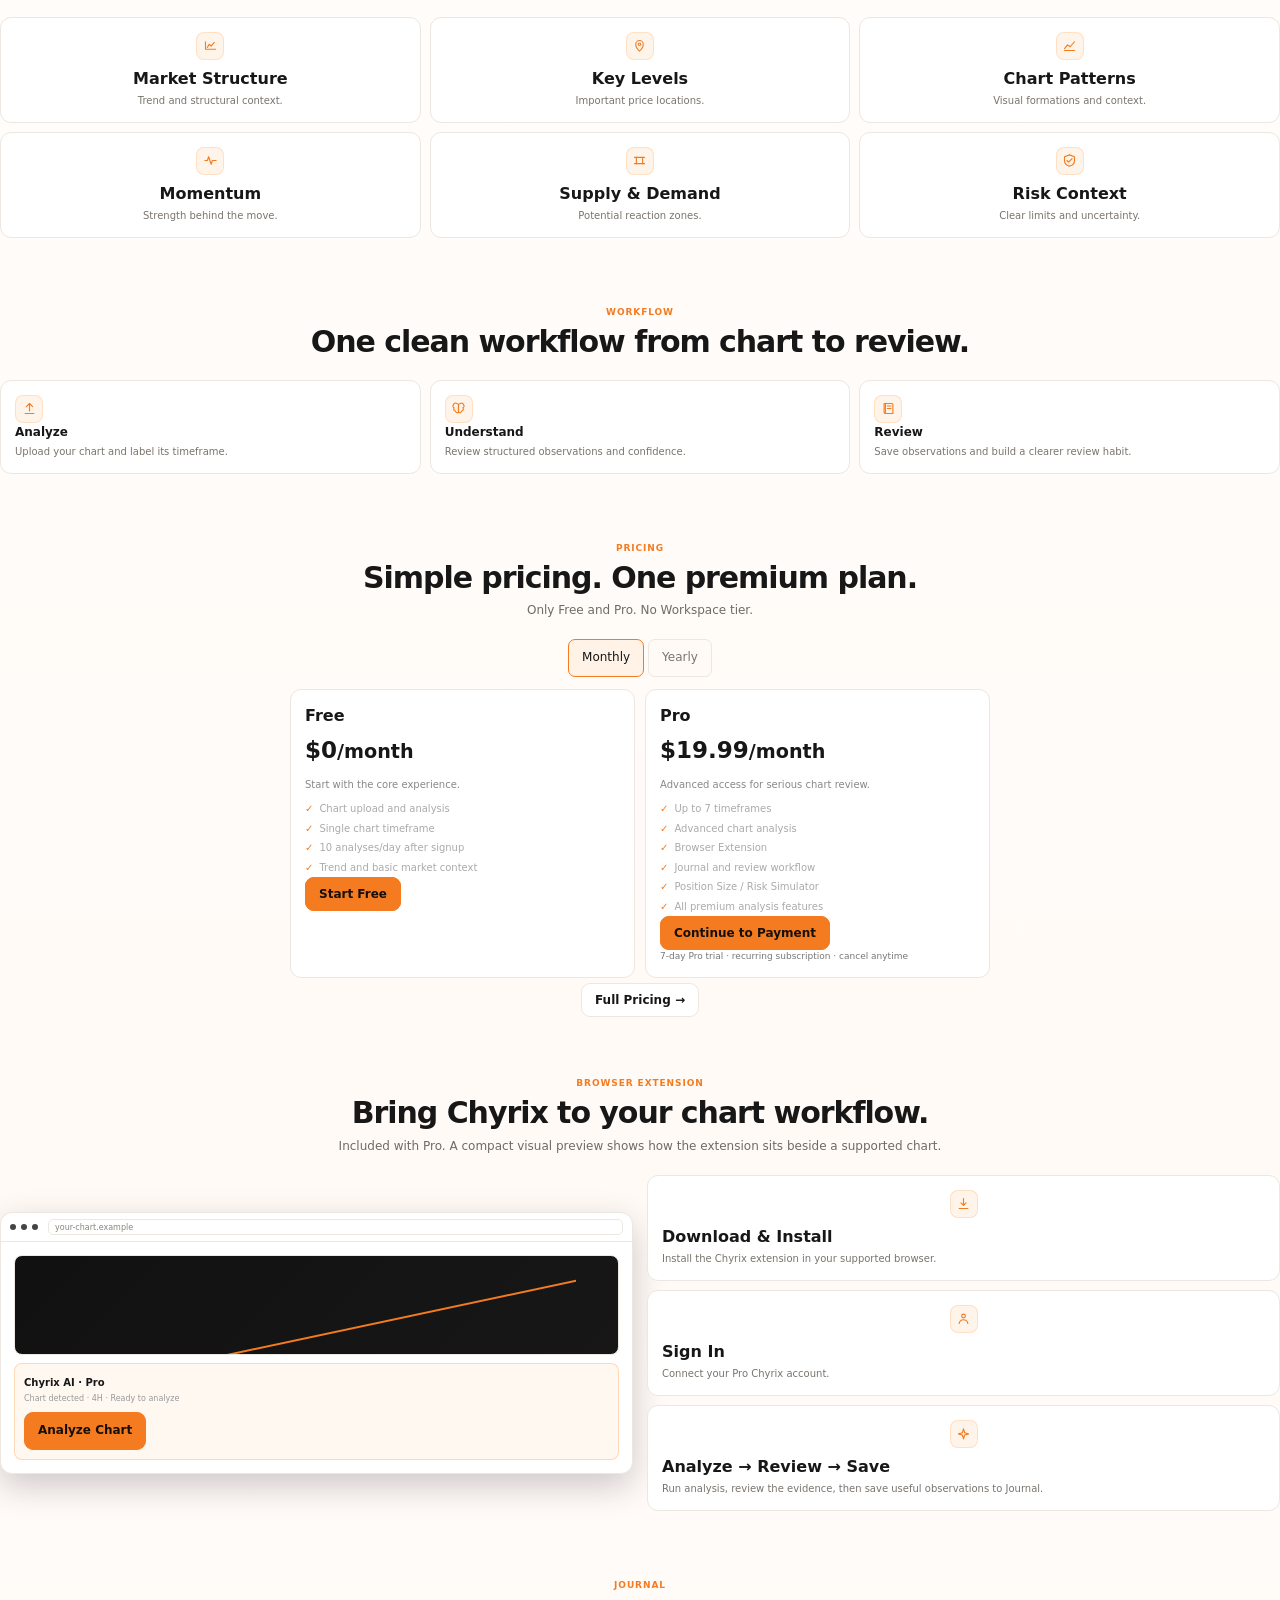
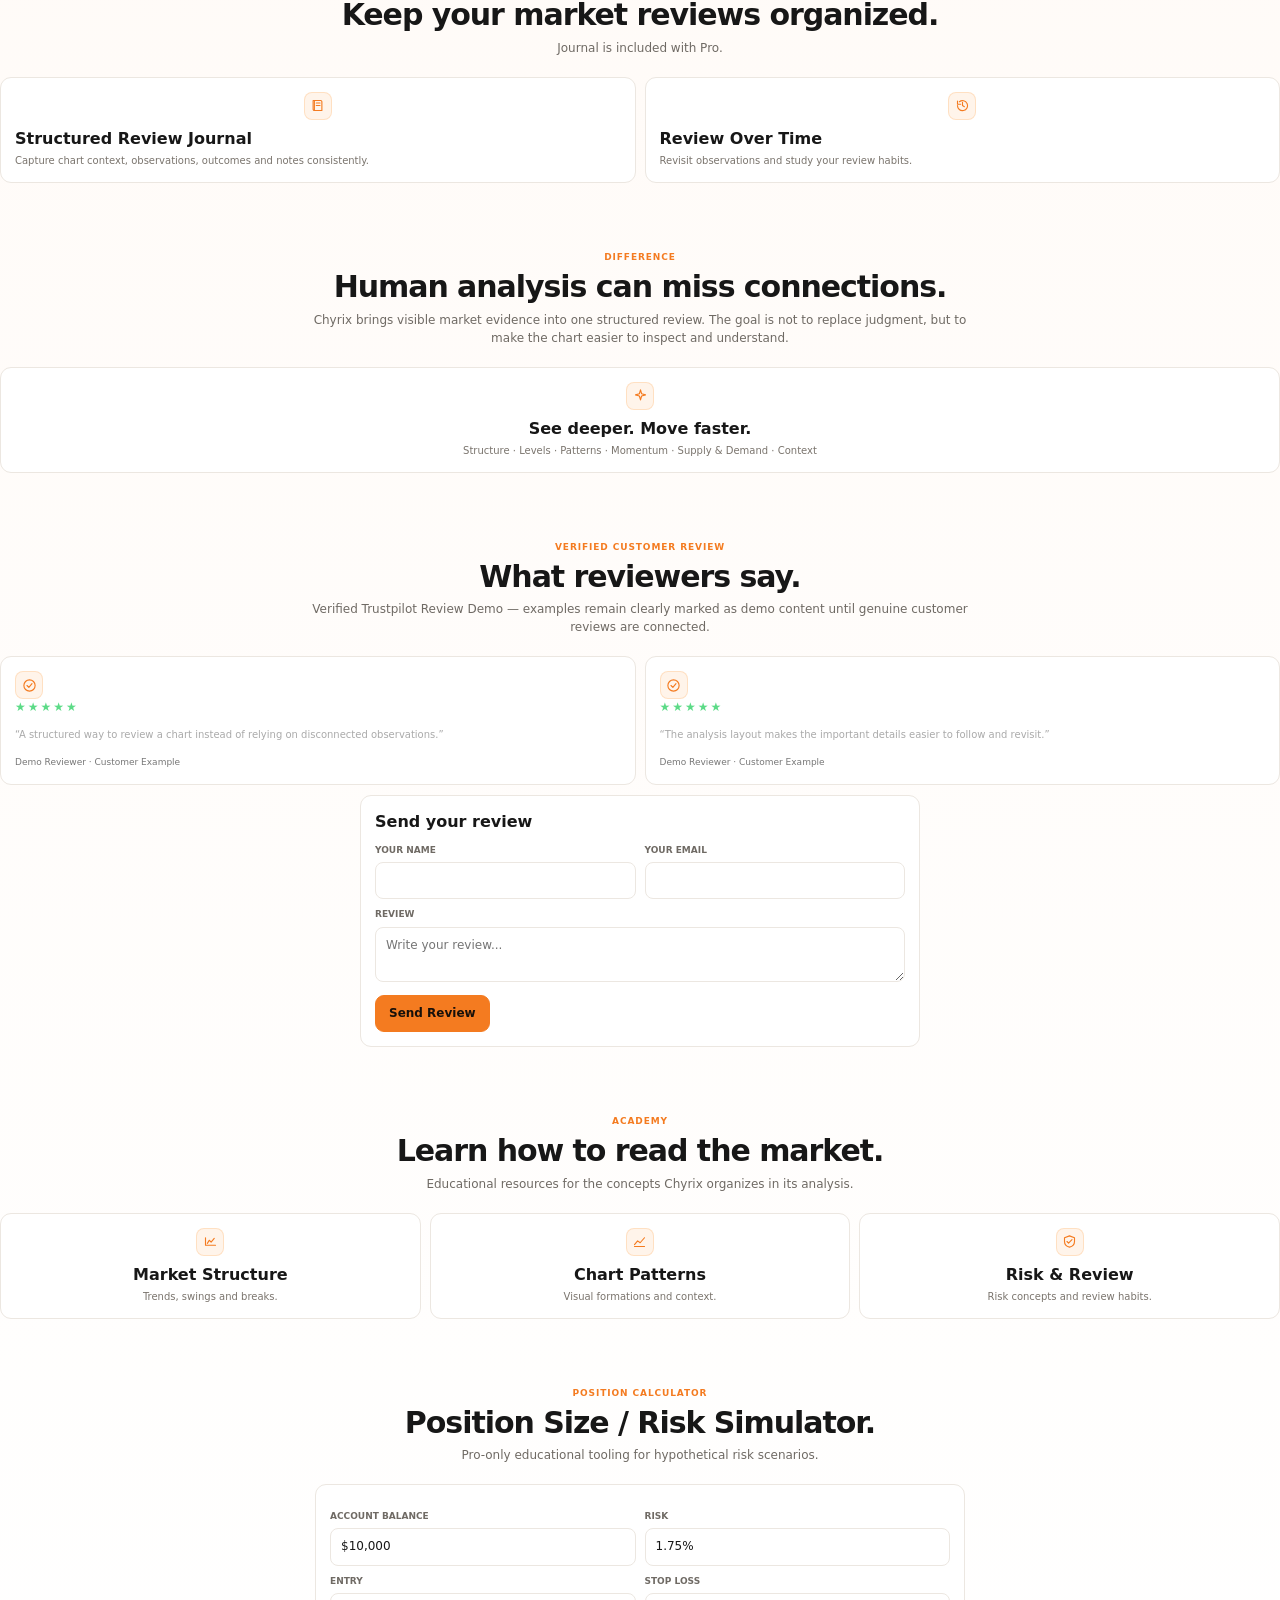
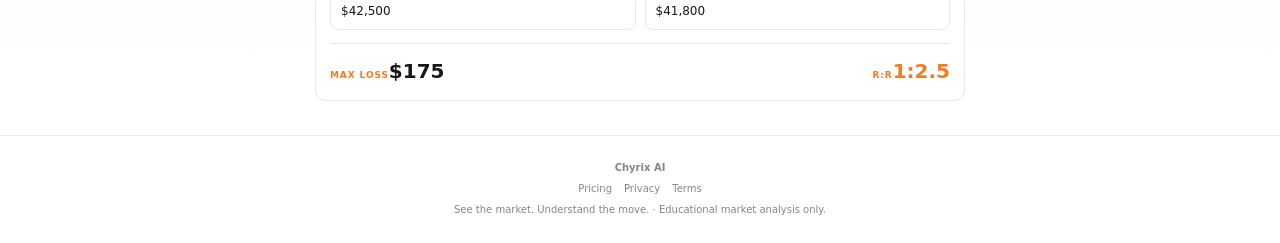
<file: index_analysis_redirect.html>
<!doctype html><html lang="en"><head><meta charset="utf-8"><meta name="viewport" content="width=device-width,initial-scale=1"><meta name="robots" content="noindex,nofollow,noarchive"><title>Chyrix AI</title><link rel="stylesheet" href="styles.css"></head><body>
<header class="header"><div class="wrap header-inner"><a class="brand" href="index.html"><img src="assets/chyrix-logo.png" alt="Chyrix AI logo"><b>Chyrix <span>AI</span></b></a><div class="header-actions"><a class="top-link" href="signin.html">Sign In</a><a class="btn btn-orange" href="signup.html">Get Started</a><button class="hamb" id="hamb" aria-label="Open menu"><i></i></button></div></div></header>
<aside class="drawer" id="drawer"><div class="drawer-head"><span class="drawer-title">Chyrix AI</span><button class="close" id="close">×</button></div><nav class="nav"><a href="#analyzer"><span class="ico" data-i="chart"></span>Analyzer</a><a href="#product"><span class="ico" data-i="layers"></span>Product</a><a href="#vision"><span class="ico" data-i="brain"></span>Vision Intelligence</a><a href="#workflow"><span class="ico" data-i="flow"></span>Workflow</a><a href="#pricing"><span class="ico" data-i="card"></span>Pricing</a><a href="#extension"><span class="ico" data-i="extension"></span>Extension</a><a href="#journal"><span class="ico" data-i="journal"></span>Journal</a><a href="#difference"><span class="ico" data-i="spark"></span>Difference</a><a href="#reviews"><span class="ico" data-i="star"></span>Verified Customer Review</a><a href="#academy"><span class="ico" data-i="academy"></span>Academy</a><a href="#calculator"><span class="ico" data-i="calc"></span>Position Calculator</a></nav></aside>
<main>
<section class="hero"><img class="hero-logo" src="assets/chyrix-logo.png" alt="Chyrix AI logo"><div class="eyebrow">Chyrix Vision Intelligence</div><h1>SEE THE MARKET.<br><span>UNDERSTAND THE MOVE.</span></h1><p>Chyrix AI examines structure, key levels, patterns, momentum, supply and demand, and visible price dynamics across your chart—bringing the evidence together into a clearer review.</p><div class="actions"><a class="btn btn-orange" href="#analyzer">Analyze Your Chart</a><a class="btn" href="signup.html">Get Started</a></div><div class="meta">Built to read the move · Market · Dynamics · Your charts stay secure</div></section>
<section class="section" id="analyzer"><div class="section-head"><div class="label">Chart Analyzer</div><h2>Turn a chart into structured insight.</h2><p>Upload a screenshot and assign the timeframe that matches it.</p></div><div class="panel analyzer"><div class="an-head"><span class="ico" data-i="chart"></span><div><h3>Chart Analyzer</h3><p>Free starts with one chart. Pro can analyze up to seven timeframes.</p></div></div><div class="an-body"><div class="drop" id="drop"><div><span class="ico" data-i="upload"></span><h4>Drop your chart screenshot here</h4><p>PNG, JPG or WEBP</p><button class="btn btn-orange" id="choose">Choose Chart</button><input class="file" id="file" type="file" accept="image/png,image/jpeg,image/webp"></div></div><div class="row"><div class="field"><label>Chart Timeframe</label><div class="timeframes" id="tfs"><button class="tf active">1M</button><button class="tf">5M</button><button class="tf">15M</button><button class="tf">30M</button><button class="tf">1H</button><button class="tf">4H</button><button class="tf">D1</button></div></div><div class="field"><label>Market / Symbol</label><input placeholder="e.g. EURUSD, XAUUSD, BTCUSD"></div><div class="field full"><label>Analysis Focus</label><div class="focuses"><button class="focus active">Structure</button><button class="focus active">Key Levels</button><button class="focus active">Patterns</button><button class="focus active">Momentum</button><button class="focus active">Supply &amp; Demand</button><button class="focus">Risk Context</button></div></div><div class="field full"><label>Context / Notes</label><textarea placeholder="Optional context you want Chyrix to consider..."></textarea></div></div><button class="btn btn-orange analyze" id="analyze">Analyze Chart</button><div class="result" id="result" style="display:none"><div class="result-top"><div class="verdict"><span class="ico" data-i="pause"></span><div><span class="label">Chart Verdict</span><div class="decision decision-wait">WAIT</div><div style="font-size:9px;color:var(--muted);margin-top:4px">No qualified setup yet on this chart.</div></div></div><div class="scorebox"><span>Decision Quality</span><strong>85/100</strong><div class="bar"><i></i></div><div class="score-note">Confidence in the chart read</div></div></div><div class="insight-grid"><div class="mini"><span class="ico" data-i="target"></span><h4>Biggest Gap</h4><p>Wait for stronger confirmation before acting.</p></div><div class="mini"><span class="ico" data-i="eye"></span><h4>Worth a Second Look</h4><p>Check the visible higher-timeframe context.</p></div><div class="mini"><span class="ico" data-i="alert"></span><h4>What Changes the Read</h4><p>A confirmed structural shift could change the thesis.</p></div></div><div class="result-demo-note">Decision states are evidence-based: <b style="color:var(--green)">BUY</b>, <b style="color:var(--green)">SELL</b>, <b style="color:var(--wait)">WAIT</b>, or <b style="color:var(--red)">WEAK SETUP</b> when the visible chart evidence is insufficient.</div></div></div></div></div></section>
<section class="section" id="product"><div class="section-head"><div class="label">Product</div><h2>Built to read the move.</h2><p>A focused market-intelligence workflow designed around chart understanding.</p></div><div class="cards"><div class="panel feature"><span class="ico" data-i="chart"></span><h3>Chart Intelligence</h3><p>Organize visual evidence into useful market observations.</p></div><div class="panel feature"><span class="ico" data-i="layers"></span><h3>Decision Context</h3><p>Bring structure, levels, patterns and momentum together.</p></div><div class="panel feature"><span class="ico" data-i="review"></span><h3>Review Workflow</h3><p>Analyze, record, learn and revisit your observations.</p></div></div></section>
<section class="section" id="vision"><div class="section-head"><div class="label">Vision Intelligence</div><h2>See the market from multiple angles.</h2><p>Compact intelligence layers keep the important evidence visible.</p></div><div class="cards"><div class="panel feature"><span class="ico" data-i="structure"></span><h3>Market Structure</h3><p>Trend and structural context.</p></div><div class="panel feature"><span class="ico" data-i="pin"></span><h3>Key Levels</h3><p>Important price locations.</p></div><div class="panel feature"><span class="ico" data-i="pattern"></span><h3>Chart Patterns</h3><p>Visual formations and context.</p></div><div class="panel feature"><span class="ico" data-i="pulse"></span><h3>Momentum</h3><p>Strength behind the move.</p></div><div class="panel feature"><span class="ico" data-i="zone"></span><h3>Supply &amp; Demand</h3><p>Potential reaction zones.</p></div><div class="panel feature"><span class="ico" data-i="shield"></span><h3>Risk Context</h3><p>Clear limits and uncertainty.</p></div></div></section>
<section class="section" id="workflow"><div class="section-head"><div class="label">Workflow</div><h2>One clean workflow from chart to review.</h2></div><div class="workflow"><div class="panel step"><span class="ico" data-i="upload"></span><strong>Analyze</strong><p>Upload your chart and label its timeframe.</p></div><div class="panel step"><span class="ico" data-i="brain"></span><strong>Understand</strong><p>Review structured observations and confidence.</p></div><div class="panel step"><span class="ico" data-i="journal"></span><strong>Review</strong><p>Save observations and build a clearer review habit.</p></div></div></section>
<section class="section" id="pricing"><div class="section-head"><div class="label">Pricing</div><h2>Simple pricing. One premium plan.</h2><p>Only Free and Pro. No Workspace tier.</p></div><div class="billing"><button class="active" id="monthly">Monthly</button><button id="yearly">Yearly</button></div><div class="pricing"><div class="panel price"><h3>Free</h3><div class="amount">$0<small>/month</small></div><p>Start with the core experience.</p><ul><li>Chart upload and analysis</li><li>Single chart timeframe</li><li>10 analyses/day after signup</li><li>Trend and basic market context</li></ul><a class="btn btn-orange" href="signup.html">Start Free</a></div><div class="panel price"><h3>Pro</h3><div class="amount" id="proPrice">$19.99<small>/month</small></div><p id="proDesc">Advanced access for serious chart review.</p><ul><li>Up to 7 timeframes</li><li>Advanced chart analysis</li><li>Browser Extension</li><li>Journal and review workflow</li><li>Position Size / Risk Simulator</li><li>All premium analysis features</li></ul><a class="btn btn-orange" href="payment.html">Continue to Payment</a><div style="font-size:9px;color:#777;margin-top:7px">7-day Pro trial · recurring subscription · cancel anytime</div></div></div><div style="text-align:center;margin-top:13px"><a class="btn" href="pricing.html">Full Pricing →</a></div></section>
<section class="section" id="extension"><div class="section-head"><div class="label">Browser Extension</div><h2>Bring Chyrix to your chart workflow.</h2><p>Included with Pro. A compact visual preview shows how the extension sits beside a supported chart.</p></div><div class="extension"><div class="browser"><div class="browser-top"><span class="dot"></span><span class="dot"></span><span class="dot"></span><div class="address">your-chart.example</div></div><div class="browser-body"><div class="chart-mini"></div><div class="extension-card"><strong>Chyrix AI · Pro</strong><p>Chart detected · 4H · Ready to analyze</p><button class="btn btn-orange">Analyze Chart</button></div></div></div><div><div class="cards" style="grid-template-columns:1fr"><div class="panel feature" style="text-align:left"><span class="ico" data-i="download"></span><h3>Download &amp; Install</h3><p>Install the Chyrix extension in your supported browser.</p></div><div class="panel feature" style="text-align:left"><span class="ico" data-i="user"></span><h3>Sign In</h3><p>Connect your Pro Chyrix account.</p></div><div class="panel feature" style="text-align:left"><span class="ico" data-i="spark"></span><h3>Analyze → Review → Save</h3><p>Run analysis, review the evidence, then save useful observations to Journal.</p></div></div></div></div></section>
<section class="section" id="journal"><div class="section-head"><div class="label">Journal</div><h2>Keep your market reviews organized.</h2><p>Journal is included with Pro.</p></div><div class="journal"><div class="panel feature"><span class="ico" data-i="journal"></span><h3>Structured Review Journal</h3><p>Capture chart context, observations, outcomes and notes consistently.</p></div><div class="panel feature"><span class="ico" data-i="history"></span><h3>Review Over Time</h3><p>Revisit observations and study your review habits.</p></div></div></section>
<section class="section" id="difference"><div class="section-head"><div class="label">Difference</div><h2>Human analysis can miss connections.</h2><p>Chyrix brings visible market evidence into one structured review. The goal is not to replace judgment, but to make the chart easier to inspect and understand.</p></div><div class="panel feature"><span class="ico" data-i="spark"></span><h3>See deeper. Move faster.</h3><p>Structure · Levels · Patterns · Momentum · Supply &amp; Demand · Context</p></div></section>
<section class="section" id="reviews"><div class="section-head"><div class="label">Verified Customer Review</div><h2>What reviewers say.</h2><p>Verified Trustpilot Review Demo — examples remain clearly marked as demo content until genuine customer reviews are connected.</p></div><div class="review-grid"><div class="panel review"><span class="ico" data-i="check"></span><div class="stars">★★★★★</div><p>“A structured way to review a chart instead of relying on disconnected observations.”</p><small>Demo Reviewer · Customer Example</small></div><div class="panel review"><span class="ico" data-i="check"></span><div class="stars">★★★★★</div><p>“The analysis layout makes the important details easier to follow and revisit.”</p><small>Demo Reviewer · Customer Example</small></div></div><div class="panel" style="max-width:560px;margin:10px auto 0;padding:14px"><h3 style="font-size:13px;margin:0 0 7px">Send your review</h3><div class="row"><div class="field"><label>Your name</label><input id="reviewName"></div><div class="field"><label>Your email</label><input id="reviewEmail" type="email"></div><div class="field full"><label>Review</label><textarea id="reviewText" placeholder="Write your review..."></textarea></div></div><button class="btn btn-orange" id="sendReview" style="margin-top:8px">Send Review</button></div></section>
<section class="section" id="academy"><div class="section-head"><div class="label">Academy</div><h2>Learn how to read the market.</h2><p>Educational resources for the concepts Chyrix organizes in its analysis.</p></div><div class="cards"><div class="panel feature"><span class="ico" data-i="structure"></span><h3>Market Structure</h3><p>Trends, swings and breaks.</p></div><div class="panel feature"><span class="ico" data-i="pattern"></span><h3>Chart Patterns</h3><p>Visual formations and context.</p></div><div class="panel feature"><span class="ico" data-i="shield"></span><h3>Risk &amp; Review</h3><p>Risk concepts and review habits.</p></div></div></section>
<section class="section" id="calculator"><div class="section-head"><div class="label">Position Calculator</div><h2>Position Size / Risk Simulator.</h2><p>Pro-only educational tooling for hypothetical risk scenarios.</p></div><div class="panel" style="max-width:650px;margin:auto;padding:15px"><div class="row"><div class="field"><label>Account Balance</label><input value="$10,000"></div><div class="field"><label>Risk</label><input value="1.75%"></div><div class="field"><label>Entry</label><input value="$42,500"></div><div class="field"><label>Stop Loss</label><input value="$41,800"></div></div><div class="result" style="display:block"><div class="result-top"><div><span class="label">Max Loss</span><strong style="font-size:20px">$175</strong></div><div><span class="label">R:R</span><strong style="font-size:20px;color:var(--orange)">1:2.5</strong></div></div></div></div></section>
</main><footer class="footer"><div class="wrap" style="text-align:center"><strong>Chyrix AI</strong><div class="legal"><a href="pricing.html">Pricing</a><a href="#">Privacy</a><a href="#">Terms</a></div><div style="margin-top:7px">See the market. Understand the move. · Educational market analysis only.</div></div></footer>
<div class="support"><div class="support-panel" id="supportPanel"><h3>How can we help?</h3><div class="support-search"><input id="supportInput" placeholder="What are you looking for?"><button class="btn btn-orange" id="supportSearch">Search</button></div><div class="help-tags"><button data-help="account">Account</button><button data-help="analysis">Analysis</button><button data-help="pricing">Pricing</button><button data-help="extension">Extension</button></div><div class="support-answer" id="supportAnswer">Search for an answer or choose a topic.</div></div><button class="support-btn" id="supportBtn" aria-label="Support"><span class="ico" data-i="chat" style="background:transparent;border:0;color:#17100a"></span></button></div>
<div class="toast" id="toast"></div>
<script>
const icons={chart:'<svg viewBox="0 0 24 24"><path d="M4 19V5M4 19h16"/><path d="m7 15 3-4 3 2 5-7"/></svg>',layers:'<svg viewBox="0 0 24 24"><path d="m12 3 9 5-9 5-9-5 9-5Z"/><path d="m3 12 9 5 9-5M3 16l9 5 9-5"/></svg>',brain:'<svg viewBox="0 0 24 24"><path d="M9 4a3 3 0 0 0-5 2 3 3 0 0 0 1 5 3 3 0 0 0 2 5 3 3 0 0 0 5 2V6a3 3 0 0 0-3-2Z"/><path d="M15 4a3 3 0 0 1 5 2 3 3 0 0 1-1 5 3 3 0 0 1-2 5 3 3 0 0 1-5 2V6a3 3 0 0 1 3-2Z"/></svg>',flow:'<svg viewBox="0 0 24 24"><circle cx="6" cy="6" r="2"/><circle cx="18" cy="6" r="2"/><circle cx="12" cy="18" r="2"/><path d="M8 6h8M7 8l4 8m6-8-4 8"/></svg>',card:'<svg viewBox="0 0 24 24"><rect x="3" y="5" width="18" height="14" rx="2"/><path d="M3 10h18M7 15h4"/></svg>',extension:'<svg viewBox="0 0 24 24"><path d="M8 3h8v4h4v14H4V7h4V3Z"/><path d="M8 3v4h8V3"/></svg>',journal:'<svg viewBox="0 0 24 24"><path d="M5 4h12a2 2 0 0 1 2 2v14H7a2 2 0 0 1-2-2V4Z"/><path d="M7 4v16M10 8h6M10 12h6"/></svg>',spark:'<svg viewBox="0 0 24 24"><path d="m12 3 1.8 6.2L20 11l-6.2 1.8L12 19l-1.8-6.2L4 11l6.2-1.8L12 3Z"/></svg>',star:'<svg viewBox="0 0 24 24"><path d="m12 3 2.8 5.7 6.2.9-4.5 4.4 1.1 6.2-5.6-3-5.6 3 1.1-6.2L3 9.6l6.2-.9L12 3Z"/></svg>',academy:'<svg viewBox="0 0 24 24"><path d="m3 9 9-5 9 5-9 5-9-5Z"/><path d="M7 12v5c3 2 7 2 10 0v-5M21 9v7"/></svg>',calc:'<svg viewBox="0 0 24 24"><rect x="5" y="3" width="14" height="18" rx="2"/><path d="M8 7h8M8 11h2m4 0h2M8 15h2m4 0h2M8 18h2m4 0h2"/></svg>',upload:'<svg viewBox="0 0 24 24"><path d="M12 16V4M7 9l5-5 5 5M5 20h14"/></svg>',pause:'<svg viewBox="0 0 24 24"><path d="M8 5v14M16 5v14"/></svg>',target:'<svg viewBox="0 0 24 24"><circle cx="12" cy="12" r="8"/><circle cx="12" cy="12" r="4"/><circle cx="12" cy="12" r="1"/></svg>',eye:'<svg viewBox="0 0 24 24"><path d="M2 12s3.5-6 10-6 10 6 10 6-3.5 6-10 6S2 12 2 12Z"/><circle cx="12" cy="12" r="2.5"/></svg>',alert:'<svg viewBox="0 0 24 24"><path d="m12 3 9 17H3L12 3Z"/><path d="M12 9v5m0 3h.01"/></svg>',structure:'<svg viewBox="0 0 24 24"><path d="M4 18V6M4 18h16"/><path d="m7 15 3-5 3 3 5-6"/></svg>',pin:'<svg viewBox="0 0 24 24"><path d="M12 21s6-5.1 6-11a6 6 0 1 0-12 0c0 5.9 6 11 6 11Z"/><circle cx="12" cy="10" r="2"/></svg>',pattern:'<svg viewBox="0 0 24 24"><path d="m4 17 5-6 4 3 7-8"/><path d="M4 20h16"/></svg>',pulse:'<svg viewBox="0 0 24 24"><path d="M3 12h4l2-6 4 12 2-6h6"/></svg>',zone:'<svg viewBox="0 0 24 24"><path d="M4 7h16M4 17h16"/><path d="M7 7v10M17 7v10"/></svg>',shield:'<svg viewBox="0 0 24 24"><path d="M12 3 20 6v6c0 5-3.5 8-8 9-4.5-1-8-4-8-9V6l8-3Z"/><path d="m8 12 2.5 2.5L16 9"/></svg>',review:'<svg viewBox="0 0 24 24"><path d="M5 4h14v16H5z"/><path d="M8 8h8M8 12h8M8 16h5"/></svg>',download:'<svg viewBox="0 0 24 24"><path d="M12 4v11m-4-4 4 4 4-4M5 20h14"/></svg>',user:'<svg viewBox="0 0 24 24"><circle cx="12" cy="8" r="3"/><path d="M5 20c1-4 4-6 7-6s6 2 7 6"/></svg>',history:'<svg viewBox="0 0 24 24"><path d="M4 12a8 8 0 1 0 3-6"/><path d="M4 5v5h5M12 7v5l3 2"/></svg>',check:'<svg viewBox="0 0 24 24"><circle cx="12" cy="12" r="9"/><path d="m8 12 3 3 5-6"/></svg>',chat:'<svg viewBox="0 0 24 24"><path d="M4 5h16v11H8l-4 4V5Z"/><path d="M8 9h8M8 12h5"/></svg>'};document.querySelectorAll('[data-i]').forEach(e=>e.innerHTML=icons[e.dataset.i]||icons.spark);
const drawer=document.getElementById('drawer');document.getElementById('hamb').onclick=()=>drawer.classList.add('open');document.getElementById('close').onclick=()=>drawer.classList.remove('open');document.querySelectorAll('.nav a').forEach(a=>a.onclick=()=>drawer.classList.remove('open'));
const toast=m=>{const t=document.getElementById('toast');t.textContent=m;t.classList.add('show');setTimeout(()=>t.classList.remove('show'),2200)};
const file=document.getElementById('file');document.getElementById('choose').onclick=e=>{e.stopPropagation();file.click()};document.getElementById('drop').onclick=()=>file.click();file.onchange=()=>{if(file.files[0])toast('Chart selected. Choose its timeframe, then analyze.');};document.querySelectorAll('.tf').forEach(b=>b.onclick=()=>{document.querySelectorAll('.tf').forEach(x=>x.classList.remove('active'));b.classList.add('active')});document.querySelectorAll('.focus').forEach(b=>b.onclick=()=>b.classList.toggle('active'));document.getElementById('analyze').onclick=()=>{if(!file.files.length){toast('Choose a chart first.');return}const tf=document.querySelector('.tf.active')?.textContent.trim()||'1M';window.location.href='analysis.html?decision=WAIT&score=85&timeframe='+encodeURIComponent(tf)};
document.getElementById('yearly').onclick=()=>{document.getElementById('monthly').classList.remove('active');document.getElementById('yearly').classList.add('active');document.getElementById('proPrice').innerHTML='$239.88<small>/year</small>';document.getElementById('proDesc').textContent='Billed yearly · equivalent to $19.99/month.'};document.getElementById('monthly').onclick=()=>{document.getElementById('yearly').classList.remove('active');document.getElementById('monthly').classList.add('active');document.getElementById('proPrice').innerHTML='$19.99<small>/month</small>';document.getElementById('proDesc').textContent='Advanced access for serious chart review.'};
const sp=document.getElementById('supportPanel');document.getElementById('supportBtn').onclick=()=>sp.classList.toggle('open');const answers={account:'Account help: use Get Started to create an account, then complete email verification before signing in.',analysis:'Analysis help: upload a clear chart and select the timeframe that matches the screenshot.',pricing:'Pricing help: Chyrix has Free and Pro only. Pro is $19.99/month or $239.88/year.',extension:'Extension help: the Browser Extension is included with Pro.'};document.querySelectorAll('[data-help]').forEach(b=>b.onclick=()=>document.getElementById('supportAnswer').textContent=answers[b.dataset.help]);document.getElementById('supportSearch').onclick=()=>{const q=document.getElementById('supportInput').value.toLowerCase();const k=Object.keys(answers).find(x=>q.includes(x));document.getElementById('supportAnswer').textContent=k?answers[k]:'Try searching for account, analysis, pricing, or extension.'};
document.getElementById('sendReview').onclick=()=>{const n=document.getElementById('reviewName').value.trim(),e=document.getElementById('reviewEmail').value.trim(),r=document.getElementById('reviewText').value.trim();if(!n||!e||!r){toast('Complete the review fields first.');return}window.location.href='mailto:reviews@chyrix.top?subject=Chyrix%20AI%20Review&body='+encodeURIComponent('Name: '+n+'\nEmail: '+e+'\n\nReview:\n'+r)};
</script></body></html>
</file>
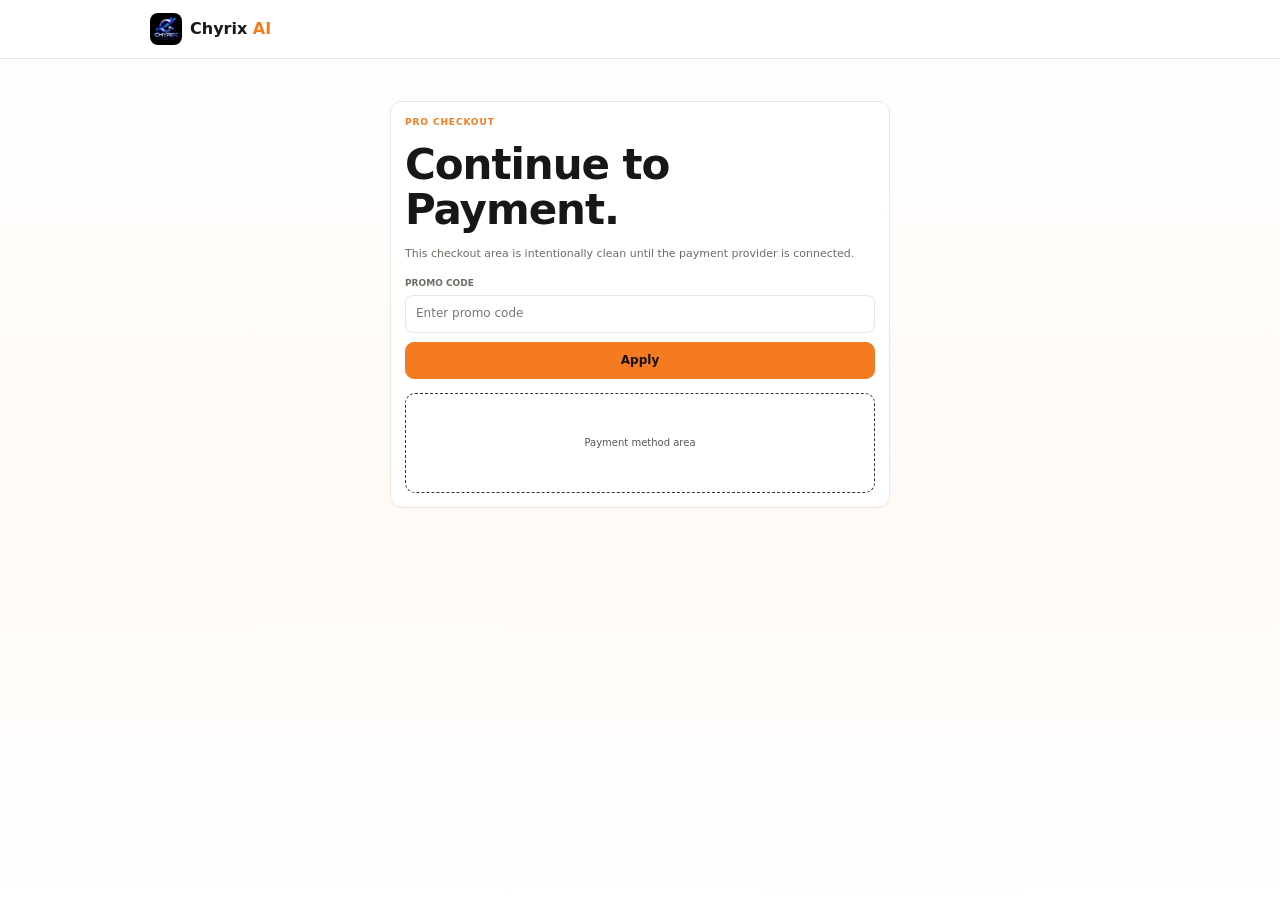
<file: payment.html>
<!doctype html><html lang="en"><head><meta charset="utf-8"><meta name="viewport" content="width=device-width,initial-scale=1"><meta name="robots" content="noindex,nofollow,noarchive"><title>Pro Payment — Chyrix AI</title><link rel="stylesheet" href="styles.css"></head><body><header class="header"><div class="wrap header-inner"><a class="brand" href="index.html"><img src="assets/chyrix-logo.png" alt="Chyrix AI logo"><b>Chyrix <span>AI</span></b></a></div></header><main class="hero" style="min-height:calc(100vh - 58px);padding-top:50px"><div class="panel" style="max-width:500px;margin:auto;padding:22px;text-align:left"><div class="label">Pro Checkout</div><h1 style="font-size:30px;text-align:left">Continue to Payment.</h1><p style="color:var(--muted);font-size:11px">This checkout area is intentionally clean until the payment provider is connected.</p><div class="field" style="margin-top:15px"><label>Promo Code</label><input id="promo" placeholder="Enter promo code"></div><button class="btn btn-orange" style="margin-top:9px;width:100%" id="apply">Apply</button><div id="discount" style="font-size:10px;color:var(--orange);margin-top:8px"></div><div style="height:100px;border:1px dashed #333;border-radius:10px;margin-top:14px;display:grid;place-items:center;color:#555;font-size:10px">Payment method area</div></div></main><script>apply.onclick=()=>{discount.textContent=promo.value.trim().toLowerCase()==='chyrixai'?'5% discount will be applied to the selected Pro billing period.':'Enter a valid promo code.'};</script></body></html>
</file>
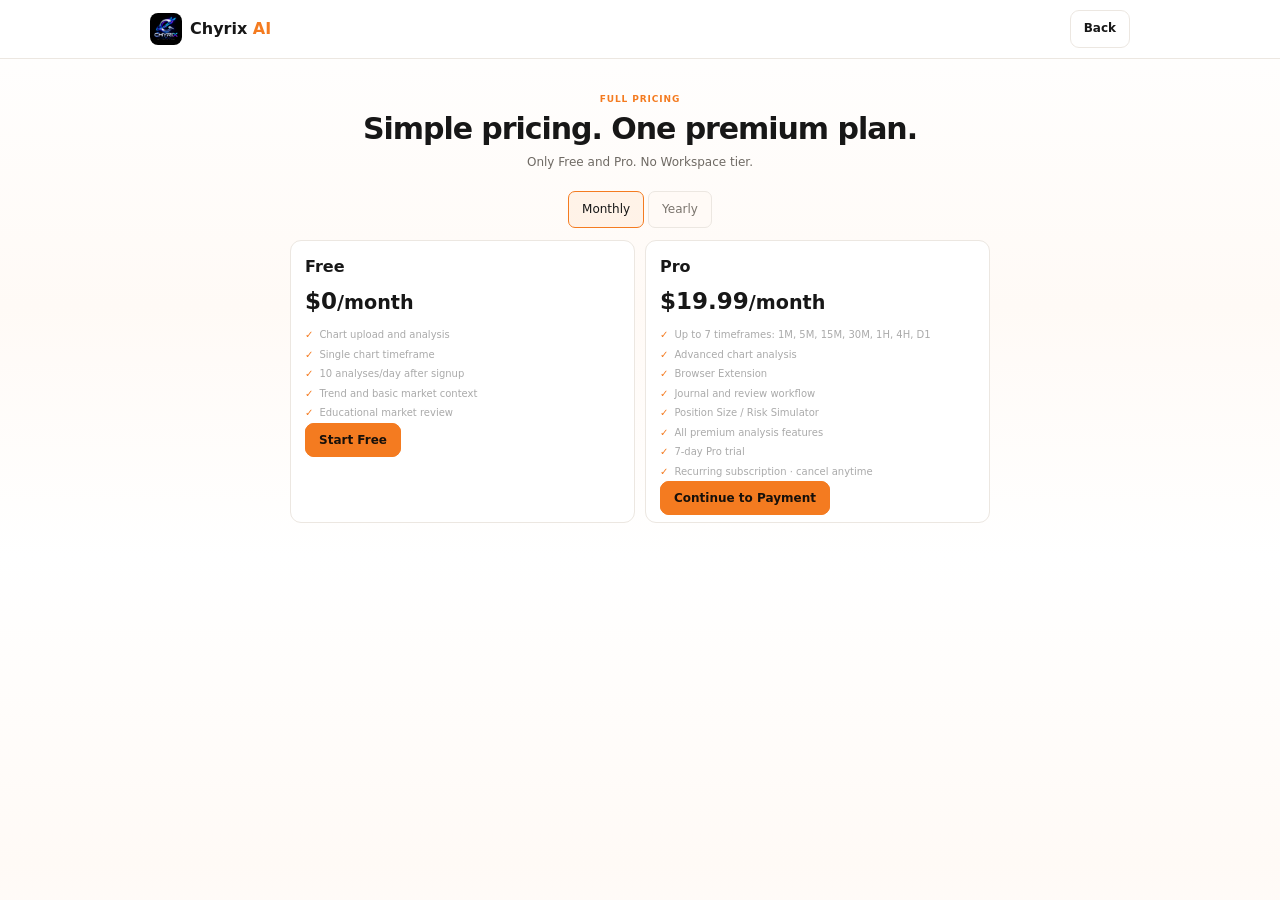
<file: pricing.html>
<!doctype html><html lang="en"><head><meta charset="utf-8"><meta name="viewport" content="width=device-width,initial-scale=1"><meta name="robots" content="noindex,nofollow,noarchive"><title>Full Pricing — Chyrix AI</title><link rel="stylesheet" href="styles.css"></head><body><header class="header"><div class="wrap header-inner"><a class="brand" href="index.html"><img src="assets/chyrix-logo.png" alt="Chyrix AI logo"><b>Chyrix <span>AI</span></b></a><a class="btn" href="index.html">Back</a></div></header><main class="section"><div class="section-head"><div class="label">Full Pricing</div><h2>Simple pricing. One premium plan.</h2><p>Only Free and Pro. No Workspace tier.</p></div><div class="billing"><button class="active" id="m">Monthly</button><button id="y">Yearly</button></div><div class="pricing"><div class="panel price"><h3>Free</h3><div class="amount">$0<small>/month</small></div><ul><li>Chart upload and analysis</li><li>Single chart timeframe</li><li>10 analyses/day after signup</li><li>Trend and basic market context</li><li>Educational market review</li></ul><a class="btn btn-orange" href="signup.html">Start Free</a></div><div class="panel price"><h3>Pro</h3><div class="amount" id="p">$19.99<small>/month</small></div><ul><li>Up to 7 timeframes: 1M, 5M, 15M, 30M, 1H, 4H, D1</li><li>Advanced chart analysis</li><li>Browser Extension</li><li>Journal and review workflow</li><li>Position Size / Risk Simulator</li><li>All premium analysis features</li><li>7-day Pro trial</li><li>Recurring subscription · cancel anytime</li></ul><a class="btn btn-orange" href="payment.html">Continue to Payment</a></div></div></main><script>y.onclick=()=>{y.classList.add('active');m.classList.remove('active');p.innerHTML='$239.88<small>/year</small>'};m.onclick=()=>{m.classList.add('active');y.classList.remove('active');p.innerHTML='$19.99<small>/month</small>'};</script></body></html>
</file>
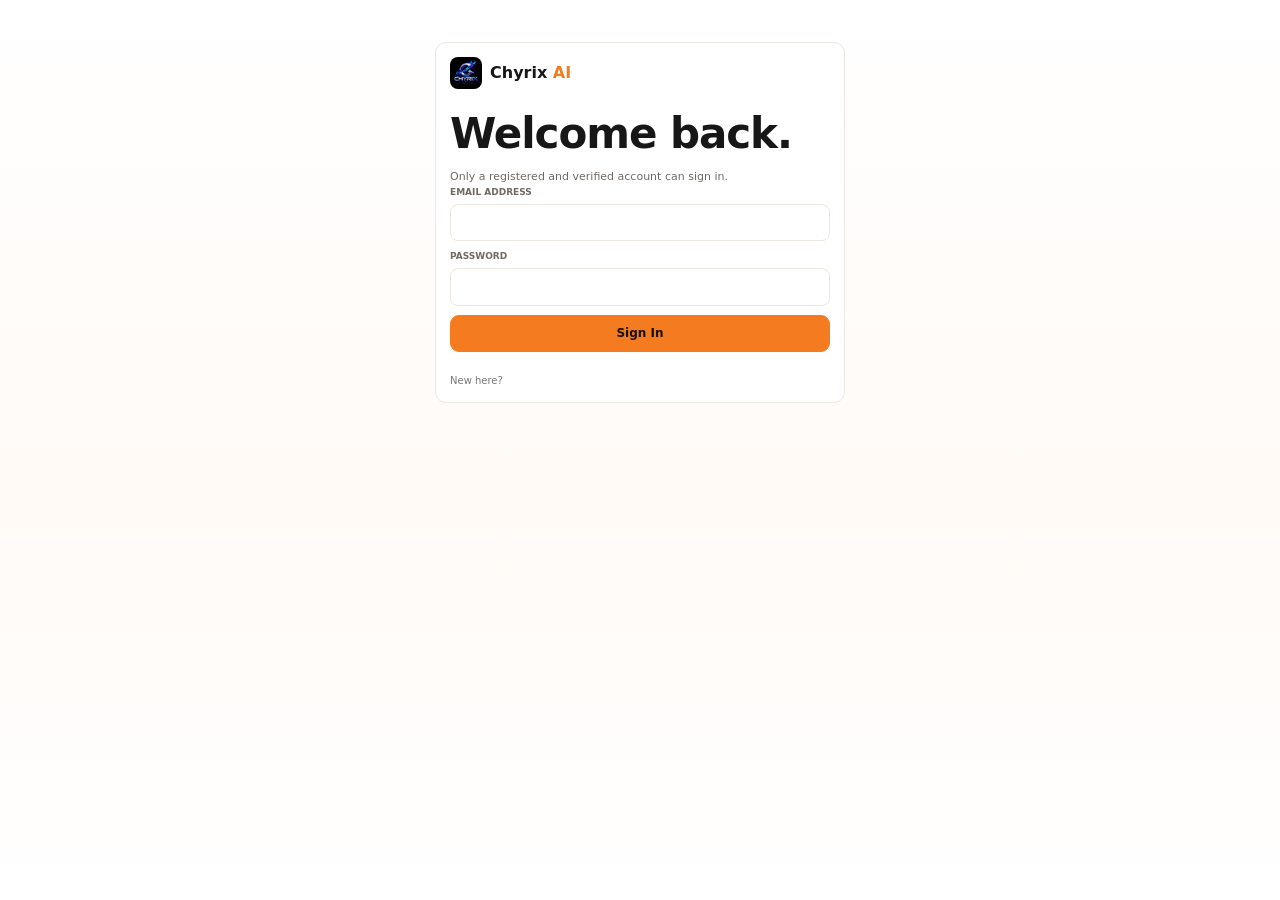
<file: signin.html>
<!doctype html><html lang="en"><head><meta charset="utf-8"><meta name="viewport" content="width=device-width,initial-scale=1"><meta name="robots" content="noindex,nofollow,noarchive"><title>Sign In — Chyrix AI</title><link rel="stylesheet" href="styles.css"></head><body><main class="hero" style="min-height:100vh"><div class="panel" style="max-width:410px;margin:auto;padding:18px;text-align:left"><a class="brand" href="index.html"><img src="assets/chyrix-logo.png" alt="Chyrix AI logo"><b>Chyrix <span>AI</span></b></a><h1 style="font-size:30px;text-align:left;margin-top:22px">Welcome back.</h1><p style="color:var(--muted);font-size:11px">Only a registered and verified account can sign in.</p><form id="signin" style="display:grid;gap:9px"><div class="field"><label>Email Address</label><input id="email" type="email" required></div><div class="field"><label>Password</label><input id="password" type="password" required></div><button class="btn btn-orange" type="submit">Sign In</button></form><p id="msg" style="color:#ff8a1f;font-size:10px"></p><div style="font-size:10px;color:#777"><a href="#" id="forgot" style="color:#fff">Forgot password?</a></div><div style="font-size:10px;color:#777;margin-top:7px">New here? <a href="signup.html" style="color:#fff">Create an account</a></div></div></main><script>signin.onsubmit=e=>{e.preventDefault();msg.textContent='Sign-in is verified against the Chyrix backend. No unregistered email can be accepted.'};forgot.onclick=e=>{e.preventDefault();msg.textContent='Password reset will use the verified email flow.'};</script></body></html>
</file>
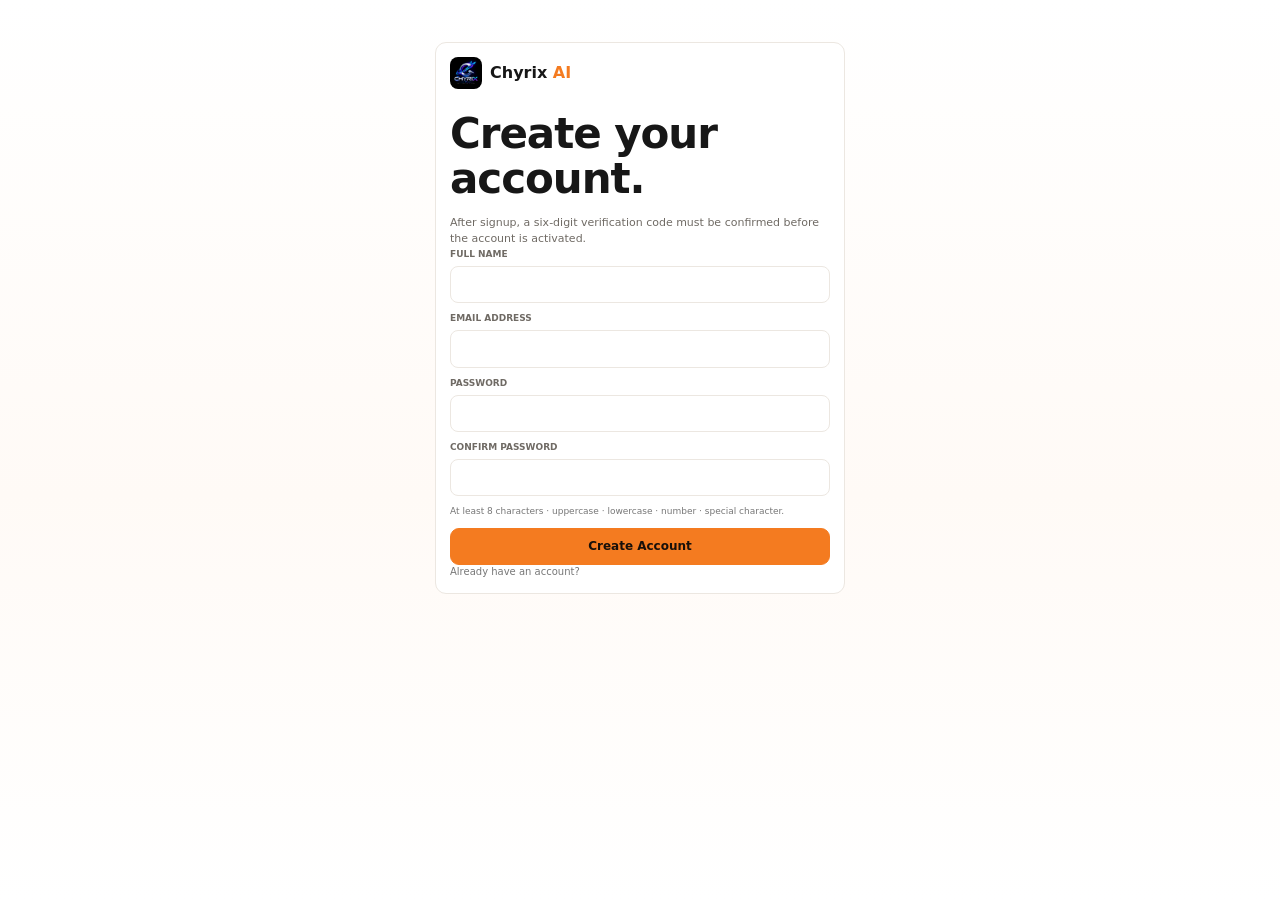
<file: signup.html>
<!doctype html><html lang="en"><head><meta charset="utf-8"><meta name="viewport" content="width=device-width,initial-scale=1"><meta name="robots" content="noindex,nofollow,noarchive"><title>Sign Up — Chyrix AI</title><link rel="stylesheet" href="styles.css"></head><body><main class="hero" style="min-height:100vh"><div class="panel" style="max-width:410px;margin:auto;padding:18px;text-align:left"><a class="brand" href="index.html"><img src="assets/chyrix-logo.png" alt="Chyrix AI logo"><b>Chyrix <span>AI</span></b></a><h1 style="font-size:30px;text-align:left;margin-top:22px">Create your account.</h1><p style="color:var(--muted);font-size:11px">After signup, a six-digit verification code must be confirmed before the account is activated.</p><form id="signup" style="display:grid;gap:9px"><div class="field"><label>Full Name</label><input id="name" required></div><div class="field"><label>Email Address</label><input id="email" type="email" required></div><div class="field"><label>Password</label><input id="password" type="password" required autocomplete="new-password"></div><div class="field"><label>Confirm Password</label><input id="confirm" type="password" required autocomplete="new-password"></div><div style="font-size:9px;color:#777">At least 8 characters · uppercase · lowercase · number · special character.</div><button class="btn btn-orange" type="submit">Create Account</button></form><p id="msg" style="color:#ff8a1f;font-size:10px"></p><div style="font-size:10px;color:#777">Already have an account? <a href="signin.html" style="color:#fff">Sign In</a></div></div></main><script>signup.onsubmit=e=>{e.preventDefault();const p=password.value,c=confirm.value;if(p!==c){msg.textContent='Passwords do not match. Please enter the same password in both fields.';return}if(!/^(?=.*[a-z])(?=.*[A-Z])(?=.*\d)(?=.*[^A-Za-z\d]).{8,}$/.test(p)){msg.textContent='Password must contain uppercase, lowercase, number and special character.';return}sessionStorage.setItem('pending_email',email.value);sessionStorage.setItem('pending_name',name.value);location.href='verify.html'};</script></body></html>
</file>
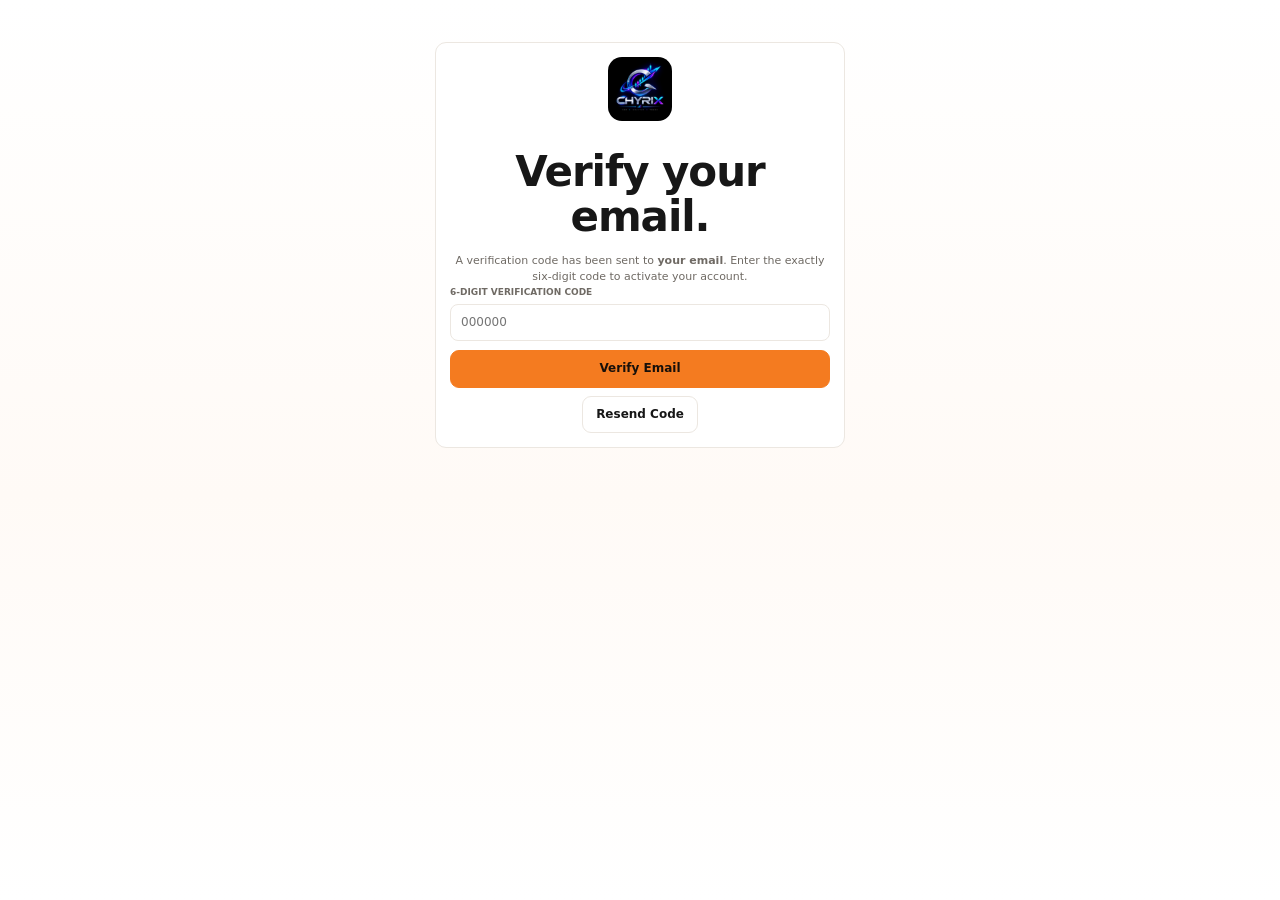
<file: verify.html>
<!doctype html><html lang="en"><head><meta charset="utf-8"><meta name="viewport" content="width=device-width,initial-scale=1"><meta name="robots" content="noindex,nofollow,noarchive"><title>Verify Email — Chyrix AI</title><link rel="stylesheet" href="styles.css"></head><body><main class="hero" style="min-height:100vh"><div class="panel" style="max-width:410px;margin:auto;padding:18px;text-align:center"><img class="hero-logo" src="assets/chyrix-logo.png" alt="Chyrix AI logo"><h1 style="font-size:28px">Verify your email.</h1><p style="color:var(--muted);font-size:11px">A verification code has been sent to <strong id="email">your email</strong>. Enter the exactly six-digit code to activate your account.</p><form id="verify" style="display:grid;gap:9px;text-align:left"><div class="field"><label>6-digit verification code</label><input id="code" inputmode="numeric" maxlength="6" pattern="[0-9]{6}" required placeholder="000000"></div><button class="btn btn-orange" type="submit">Verify Email</button></form><button class="btn" id="resend" style="margin-top:8px">Resend Code</button><p id="msg" style="color:#ff8a1f;font-size:10px"></p></div></main><script>email.textContent=sessionStorage.getItem('pending_email')||'your email';verify.onsubmit=e=>{e.preventDefault();if(!/^\d{6}$/.test(code.value)){msg.textContent='Enter exactly 6 digits.';return}msg.textContent='The backend must validate the code before the account is activated.'};resend.onclick=()=>msg.textContent='A new six-digit code will be sent by the backend.';</script></body></html>
</file>
<file: styles.css>
:root{--bg:#ffffff;--surface:#ffffff;--surface2:#fff8f1;--line:#ece7e1;--text:#171717;--muted:#6f6a64;--orange:#f47b20;--orange2:#ff9b4a;--green:#1f9d55;--red:#d94141;--wait:#f47b20;--max:980px;--radius:14px}*{box-sizing:border-box}html{scroll-behavior:smooth}body{margin:0;background:linear-gradient(180deg,#ffffff,#fffaf6 55%,#ffffff);color:var(--text);font-family:Inter,system-ui,-apple-system,Segoe UI,sans-serif;font-size:14px;line-height:1.5}a{text-decoration:none;color:inherit}button,input,select,textarea{font:inherit}button{cursor:pointer}.wrap{width:min(var(--max),calc(100% - 28px));margin:auto}.header{position:sticky;top:0;z-index:50;background:rgba(255,255,255,.94);backdrop-filter:blur(14px);border-bottom:1px solid var(--line)}.header-inner{height:58px;display:flex;align-items:center;justify-content:space-between}.brand{display:flex;align-items:center;gap:8px;font-weight:850}.brand img{width:32px;height:32px;object-fit:contain;border-radius:8px}.brand b{font-size:16px}.brand span{color:var(--orange)}.header-actions{display:flex;align-items:center;gap:7px}.top-link{font-size:12px;color:#444;padding:7px 9px}.btn{border:1px solid var(--line);background:var(--surface);color:var(--text);padding:9px 13px;border-radius:9px;font-size:12px;font-weight:750}.btn:hover{border-color:#3b3b3d}.btn-orange{background:var(--orange);border-color:var(--orange);color:#17100a}.btn-orange:hover{background:var(--orange2);border-color:var(--orange2)}.hamb{width:34px;height:34px;border:1px solid var(--line);background:var(--surface);border-radius:9px;display:grid;place-items:center}.hamb i,.hamb i:before,.hamb i:after{display:block;width:15px;height:2px;background:#eee;border-radius:2px;content:""}.hamb i{position:relative}.hamb i:before{position:absolute;top:-5px}.hamb i:after{position:absolute;top:5px}.drawer{position:fixed;inset:0 0 0 auto;width:min(310px,88vw);background:#ffffff;border-left:1px solid var(--line);z-index:100;padding:18px;transform:translateX(100%);transition:.2s;overflow:auto}.drawer.open{transform:none}.drawer-head{display:flex;justify-content:space-between;align-items:center;margin-bottom:14px}.drawer-title{font-weight:850}.close{width:32px;height:32px;border:1px solid var(--line);background:var(--surface);color:#171717;border-radius:8px}.nav{display:grid;gap:4px}.nav a{display:flex;align-items:center;gap:10px;padding:9px 10px;border-radius:9px;color:#bbb;font-size:12px}.nav a:hover{background:var(--surface);color:#fff}.ico{width:28px;height:28px;border-radius:8px;display:grid;place-items:center;background:rgba(255,138,31,.09);border:1px solid rgba(255,138,31,.2);color:var(--orange);flex:none}.ico svg{width:15px;height:15px;stroke:currentColor;fill:none;stroke-width:1.8;stroke-linecap:round;stroke-linejoin:round}.hero{padding:58px 0 48px;text-align:center}.hero-logo{width:64px;height:64px;object-fit:contain;border-radius:14px;margin-bottom:10px}.eyebrow{display:inline-flex;align-items:center;gap:7px;color:var(--orange);font-size:10px;font-weight:800;letter-spacing:.08em;text-transform:uppercase}.eyebrow:before{content:"";width:6px;height:6px;border-radius:50%;background:var(--orange)}h1{font-size:clamp(34px,6vw,58px);line-height:1.02;letter-spacing:-.055em;margin:13px auto 13px;max-width:700px}h1 span{color:var(--orange)}.hero p{max-width:690px;margin:auto;color:var(--muted);font-size:13px}.actions{display:flex;justify-content:center;gap:8px;flex-wrap:wrap;margin-top:20px}.meta{margin-top:12px;color:#8a847d;font-size:10px}.section{padding:42px 0}.section-head{text-align:center;max-width:660px;margin:0 auto 20px}.section-head h2{font-size:25px;letter-spacing:-.035em;margin:0 0 6px}.section-head p{color:var(--muted);font-size:12px;margin:0}.label{font-size:9px;color:var(--orange);font-weight:850;letter-spacing:.1em;text-transform:uppercase;margin-bottom:6px}.panel{border:1px solid var(--line);background:rgba(255,255,255,.96);border-radius:var(--radius)}.analyzer{max-width:780px;margin:auto;overflow:hidden}.an-head{padding:15px 17px;border-bottom:1px solid var(--line);display:flex;align-items:center;gap:10px}.an-head h3{font-size:15px;margin:0}.an-head p{font-size:10px;color:var(--muted);margin:1px 0 0}.an-body{padding:16px}.drop{border:1px dashed #3a3a3c;border-radius:12px;min-height:145px;display:grid;place-items:center;text-align:center;background:#fffaf6}.drop .ico{width:38px;height:38px;margin:auto}.drop h4{margin:8px 0 2px;font-size:14px}.drop p{margin:0 0 10px;color:#7a746d;font-size:10px}.file{display:none}.row{display:grid;grid-template-columns:1fr 1fr;gap:9px;margin-top:11px}.field label{display:block;color:#6f6a64;font-size:9px;font-weight:800;text-transform:uppercase;margin-bottom:5px}.field input,.field select,.field textarea{width:100%;background:#ffffff;border:1px solid var(--line);color:#171717;border-radius:8px;padding:9px;outline:none;font-size:11px}.field textarea{min-height:55px}.timeframes{display:flex;gap:5px;flex-wrap:wrap}.tf{padding:6px 8px;border-radius:7px;border:1px solid var(--line);background:#fffaf6;color:#6f6a64;font-size:10px}.tf.active{color:var(--orange);border-color:rgba(255,138,31,.5);background:rgba(255,138,31,.08)}.focuses{display:flex;gap:5px;flex-wrap:wrap}.focus{padding:6px 8px;border:1px solid var(--line);background:#fffaf6;color:#6f6a64;border-radius:7px;font-size:10px}.focus.active{color:#171717;border-color:rgba(255,138,31,.4)}.full{grid-column:1/-1}.analyze{margin-top:11px;width:100%}.result{margin-top:13px;padding-top:13px;border-top:1px solid var(--line)}.result-top{display:flex;align-items:center;justify-content:space-between;gap:12px}.verdict{display:flex;align-items:center;gap:8px}.verdict .ico{background:rgba(255,138,31,.1)}.verdict b{font-size:13px}.scorebox{text-align:right}.scorebox span{font-size:9px;color:#888}.scorebox strong{font-size:19px;color:var(--orange);display:block;line-height:1}.bar{height:5px;background:#272729;border-radius:5px;overflow:hidden;margin-top:4px}.bar i{display:block;height:100%;width:85%;background:var(--orange)}.insight-grid{display:grid;grid-template-columns:repeat(3,1fr);gap:8px;margin-top:10px}.mini{padding:11px;border:1px solid var(--line);border-radius:10px;background:#fffaf6}.mini .ico{width:26px;height:26px}.mini h4{font-size:11px;margin:7px 0 3px}.mini p{font-size:9px;color:#7a746d;margin:0}.cards{display:grid;grid-template-columns:repeat(3,1fr);gap:9px}.feature{padding:14px;text-align:center}.feature .ico{margin:auto}.feature h3{font-size:12px;margin:7px 0 3px}.feature p{font-size:10px;color:#7a746d;margin:0}.workflow{display:grid;grid-template-columns:repeat(3,1fr);gap:9px}.step{padding:14px}.step strong{font-size:12px}.step p{font-size:10px;color:#7a746d;margin:3px 0 0}.pricing{display:grid;grid-template-columns:1fr 1fr;gap:10px;max-width:700px;margin:auto}.price{padding:17px}.price h3{margin:0;font-size:15px}.price .amount{font-size:23px;font-weight:900;margin:7px 0}.price p{font-size:10px;color:#888}.price ul{padding:0;margin:10px 0;list-style:none;display:grid;gap:5px}.price li{font-size:10px;color:#aaa}.price li:before{content:"✓";color:var(--orange);margin-right:6px}.billing{display:flex;justify-content:center;gap:4px;margin-bottom:12px}.billing button{padding:7px 11px;border:1px solid var(--line);background:#fffaf6;color:#7a746d;border-radius:7px;font-size:10px}.billing button.active{color:#171717;border-color:var(--orange);background:rgba(255,138,31,.08)}.extension{display:grid;grid-template-columns:1fr 1fr;gap:14px;align-items:center}.browser{border:1px solid var(--line);background:#ffffff;border-radius:12px;overflow:hidden;box-shadow:0 12px 35px rgba(0,0,0,.2)}.browser-top{height:29px;border-bottom:1px solid var(--line);display:flex;align-items:center;gap:5px;padding:0 9px}.dot{width:6px;height:6px;border-radius:50%;background:#444}.address{height:16px;border:1px solid var(--line);border-radius:5px;flex:1;margin-left:5px;color:#8a847d;font-size:8px;padding:2px 6px}.browser-body{padding:13px}.chart-mini{height:100px;border:1px solid var(--line);border-radius:8px;background:linear-gradient(135deg,#111,#171717);position:relative;overflow:hidden}.chart-mini:after{content:"";position:absolute;inset:20% 7% 18%;border-bottom:2px solid var(--orange);transform:skewY(-12deg)}.extension-card{margin-top:8px;border:1px solid rgba(255,138,31,.28);background:rgba(255,138,31,.06);border-radius:8px;padding:9px}.extension-card strong{font-size:10px}.extension-card p{font-size:8px;color:#999;margin:2px 0 7px}.journal{display:grid;grid-template-columns:1fr 1fr;gap:9px}.journal .feature{text-align:left}.review-grid{display:grid;grid-template-columns:repeat(2,1fr);gap:9px}.review{padding:13px}.stars{color:#5cdb87;letter-spacing:2px;font-size:12px}.review p{font-size:10px;color:#aaa}.review small{font-size:9px;color:#777}.support{position:fixed;right:17px;bottom:17px;z-index:40}.support-btn{width:42px;height:42px;border-radius:50%;border:1px solid rgba(255,138,31,.45);background:var(--orange);color:#17100a;display:grid;place-items:center;box-shadow:0 8px 25px rgba(0,0,0,.35)}.support-panel{position:fixed;right:17px;bottom:68px;width:min(330px,calc(100vw - 34px));background:#ffffff;border:1px solid var(--line);border-radius:12px;padding:13px;display:none;z-index:41}.support-panel.open{display:block}.support-panel h3{font-size:13px;margin:0 0 8px}.support-search{display:flex;gap:6px}.support-search input{flex:1;background:#ffffff;border:1px solid var(--line);color:#171717;border-radius:7px;padding:8px;font-size:10px}.help-tags{display:flex;gap:5px;flex-wrap:wrap;margin-top:8px}.help-tags button{border:1px solid var(--line);background:#ffffff;color:#6f6a64;border-radius:7px;padding:6px 7px;font-size:9px}.support-answer{margin-top:8px;color:#999;font-size:9px;min-height:24px}.footer{border-top:1px solid var(--line);padding:25px 0;color:#8a847d;font-size:10px}.legal{display:flex;gap:12px;justify-content:center;margin-top:6px}.modal{position:fixed;inset:0;background:rgba(23,23,23,.38);z-index:200;display:none;place-items:center;padding:16px}.modal.open{display:grid}.modal-card{width:min(390px,100%);background:#ffffff;border:1px solid var(--line);border-radius:13px;padding:16px}.modal-card h3{margin:0 0 5px;font-size:15px}.modal-card p{font-size:10px;color:#888}.modal-card form{display:grid;gap:8px}.modal-card label{font-size:9px;color:#aaa}.modal-card input,.modal-card textarea{width:100%;margin-top:4px;background:#ffffff;border:1px solid var(--line);color:#171717;border-radius:8px;padding:9px;font-size:11px}.modal-actions{display:flex;gap:7px;margin-top:4px}.toast{position:fixed;left:50%;bottom:18px;transform:translateX(-50%);background:#f4f4f2;color:#111;padding:8px 11px;border-radius:8px;font-size:10px;z-index:300;display:none}.toast.show{display:block}@media(max-width:700px){.top-link{display:none}.row,.extension,.pricing,.journal{grid-template-columns:1fr}.cards,.workflow{grid-template-columns:1fr}.insight-grid,.review-grid{grid-template-columns:1fr 1fr}.hero{padding-top:43px}.section{padding:34px 0}}@media(max-width:430px){.insight-grid,.review-grid{grid-template-columns:1fr}.header-inner{height:54px}.brand img{width:29px;height:29px}.brand b{font-size:15px}h1{font-size:34px}.hero p{font-size:12px}}

/* Chyrix decision states */
.decision{display:inline-flex;align-items:center;gap:6px;padding:5px 9px;border-radius:999px;font-size:10px;font-weight:900;letter-spacing:.05em;border:1px solid transparent;margin-top:4px}.decision-buy,.decision-sell{color:#fff;background:var(--green);border-color:var(--green)}.decision-wait{color:#7a3b00;background:#fff0e4;border-color:#ffc18e}.decision-weak{color:#fff;background:var(--red);border-color:var(--red)}.score-note{font-size:9px;color:var(--muted);margin-top:3px}.scorebox strong{font-size:17px}.bar i{background:var(--orange)}.result-demo-note{font-size:9px;color:var(--muted);margin:8px 0 0;padding:7px 9px;background:#fff8f1;border:1px solid #f2dfcd;border-radius:8px}


/* Chyrix compact UI scale v4 */
body{font-size:12.5px;line-height:1.45}
h1{font-size:clamp(28px,4vw,42px)!important;line-height:1.08!important;letter-spacing:-.025em}
h2{font-size:clamp(21px,2.7vw,30px)!important;line-height:1.15!important}
h3{font-size:16px!important}
p,.muted,.description{font-size:12.5px;line-height:1.5}
button,.btn,.button{font-size:12px!important;padding:9px 13px!important;min-height:34px}
input,select,textarea{font-size:12px!important;padding:9px 10px!important}
nav a,.nav a{font-size:11.5px}
.card,.panel,.feature,.pricing-card,.result-card{padding:14px!important;border-radius:11px!important}
.badge,.pill,.status{font-size:10.5px!important;padding:5px 8px!important}
.icon,.icon-wrap,.icon-box{width:28px!important;height:28px!important}
.score,.confidence-score{font-size:20px!important}
.hero{padding-top:42px!important;padding-bottom:42px!important}
.section,.section-block{padding-top:34px!important;padding-bottom:34px!important}
@media(max-width:700px){
  h1{font-size:28px!important}
  h2{font-size:21px!important}
  .section,.section-block{padding-top:26px!important;padding-bottom:26px!important}
  .hero{padding-top:30px!important;padding-bottom:30px!important}
}
</file>
